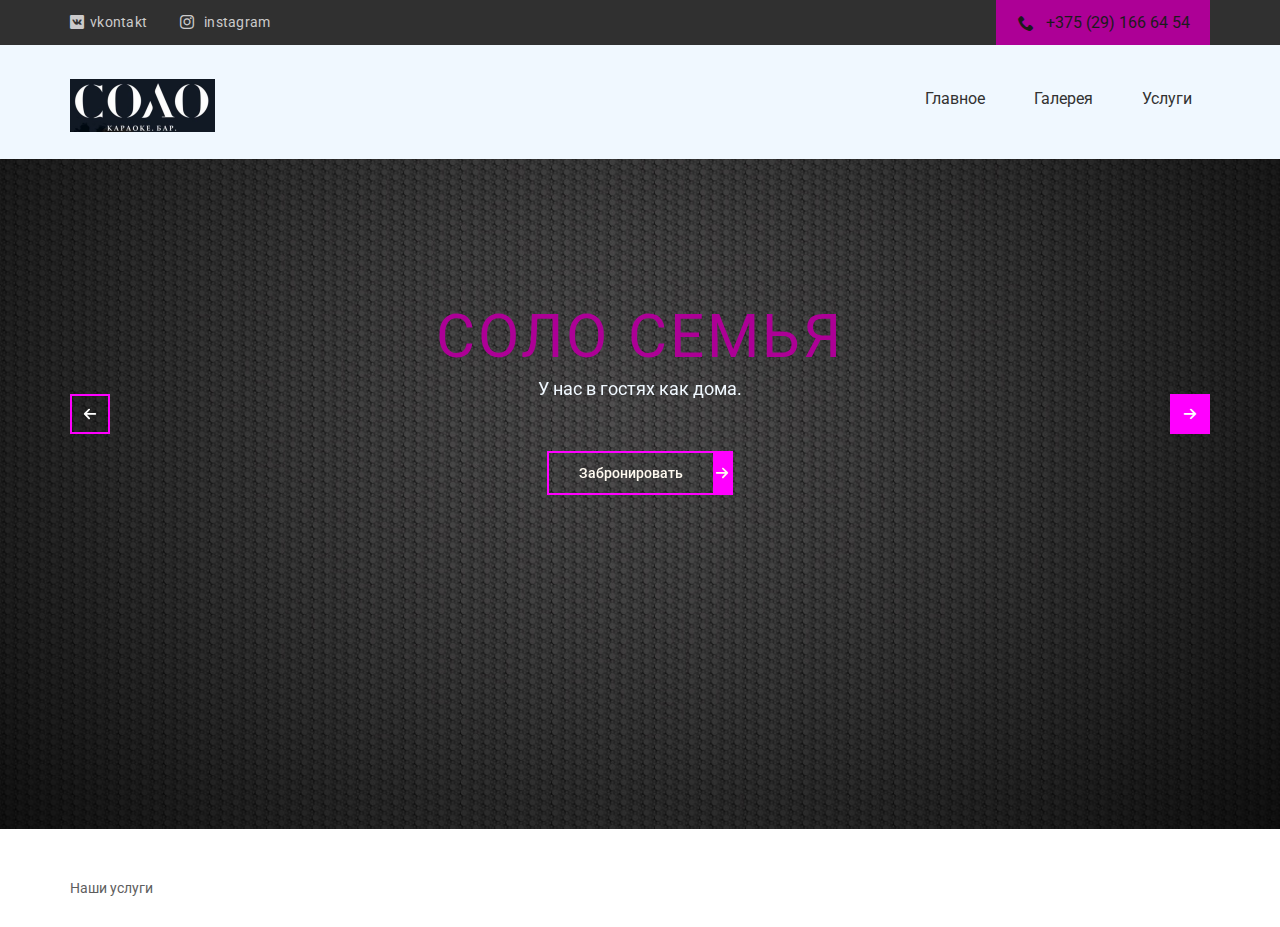
<file: sait/index.html>
<!DOCTYPE html>
<html lang="en">
<head>
    <meta charset="UTF-8">
    <meta name="viewport" content="width=device-width, initial-scale=1.0">
    <title>Document</title>
    <link href="https://fonts.googleapis.com/css2?family=Roboto:wght@300;400;700&display=swap" rel="stylesheet">
    <link rel="stylesheet" href="css/normalize.css">
    <link rel="stylesheet" href="css/reset.css">
    <link rel="stylesheet" href="css/fonts.css">
    <link rel="stylesheet" href="css/jquery.fancybox.min.css">
    <link rel="stylesheet" href="css/slick.css">
    <link rel="stylesheet" href="css/style.css">
</head>
<body>
    <header class="header">
        <div class="header__top">
            <div class="container">
                <div class="header__contacts">
                    <a class="header__vk" href="https://vk.com/solo_minsk">vkontakt</a>
                    <a class="header__inst" href="http://instagram.com/solo_minsk">instagram</a>
                    <a class="header__phone" href="tel:+375291666454">+375 (29) 166 64 54</a>
                    <a data-fancybox data-src="#modal" href="javascript:;" class="header__btn"></a>
                </div>
            </div>
        </div>
        <div class="header__content">
            <div class="container">
                <div class="header__contener-inner">
                    <div class="header__logo">
                        <a href="#">
                            <img src="img/logo.png" alt="">
                        </a>
                    </div>
                    <nav class="menu">
                        <ul>
                            <li><a href="#">Главное</a></li>
                            <li><a href="#">Галерея</a></li>
                            <li><a href="#">Услуги</a></li>
                        </ul>
                    </nav>
                </div>
            </div>
        </div>
    </header>
    <section class="slider">
        <div class="container">
            <div class="slider__inner">
                <div class="slider__item">
                    <div class="slider__item-content">
                        <div class="slider__title">
                            СОЛО СЕМЬЯ
                        </div>
                        <div class="slider__text">
                            У нас в гостях как дома.
                        </div>
                        <a data-fancybox data-src="#modal" href="javascript:;"class="slider__btn default-btn">
                            Забронировать
                        </a>
                    </div>
                </div>   
                <div class="slider__item">
                    <div class="slider__item-content">
                        <div class="slider__title">
                            СОЛО СЕМЬЯ
                        </div>
                        <div class="slider__text">
                            У нас в гостях как дома.
                        </div>
                        <a data-fancybox data-src="#modal" href="javascript:;"class="slider__btn default-btn">
                            Забронировать
                        </a>
                    </div>
                </div>
                <div class="slider__item">
                    <div class="slider__item-content">
                        <div class="slider__title">
                            СОЛО СЕМЬЯ
                        </div>
                        <div class="slider__text">
                            У нас в гостях как дома.
                        </div>
                        <a data-fancybox data-src="#modal" href="javascript:;"class="slider__btn default-btn">
                            Забронировать
                        </a>
                    </div>
                </div>   
            </div>   
        </div>
     </section>
     <section class="about">
         <div class="container">
             <div class="about__top">
                 <div class="about__title">
                     Наши услуги
                </div>
                <div class="about__text">

                </div>
             </div>
         </div>

     </section>


    <script src="https://ajax.googleapis.com/ajax/libs/jquery/3.5.1/jquery.min.js"></script>
    <script src="js/jquery.fancybox.min.js"></script>
    <script src="js/slick.min.js"></script>
    <script src="js/main.js"></script>

</body>

</html>
</file>
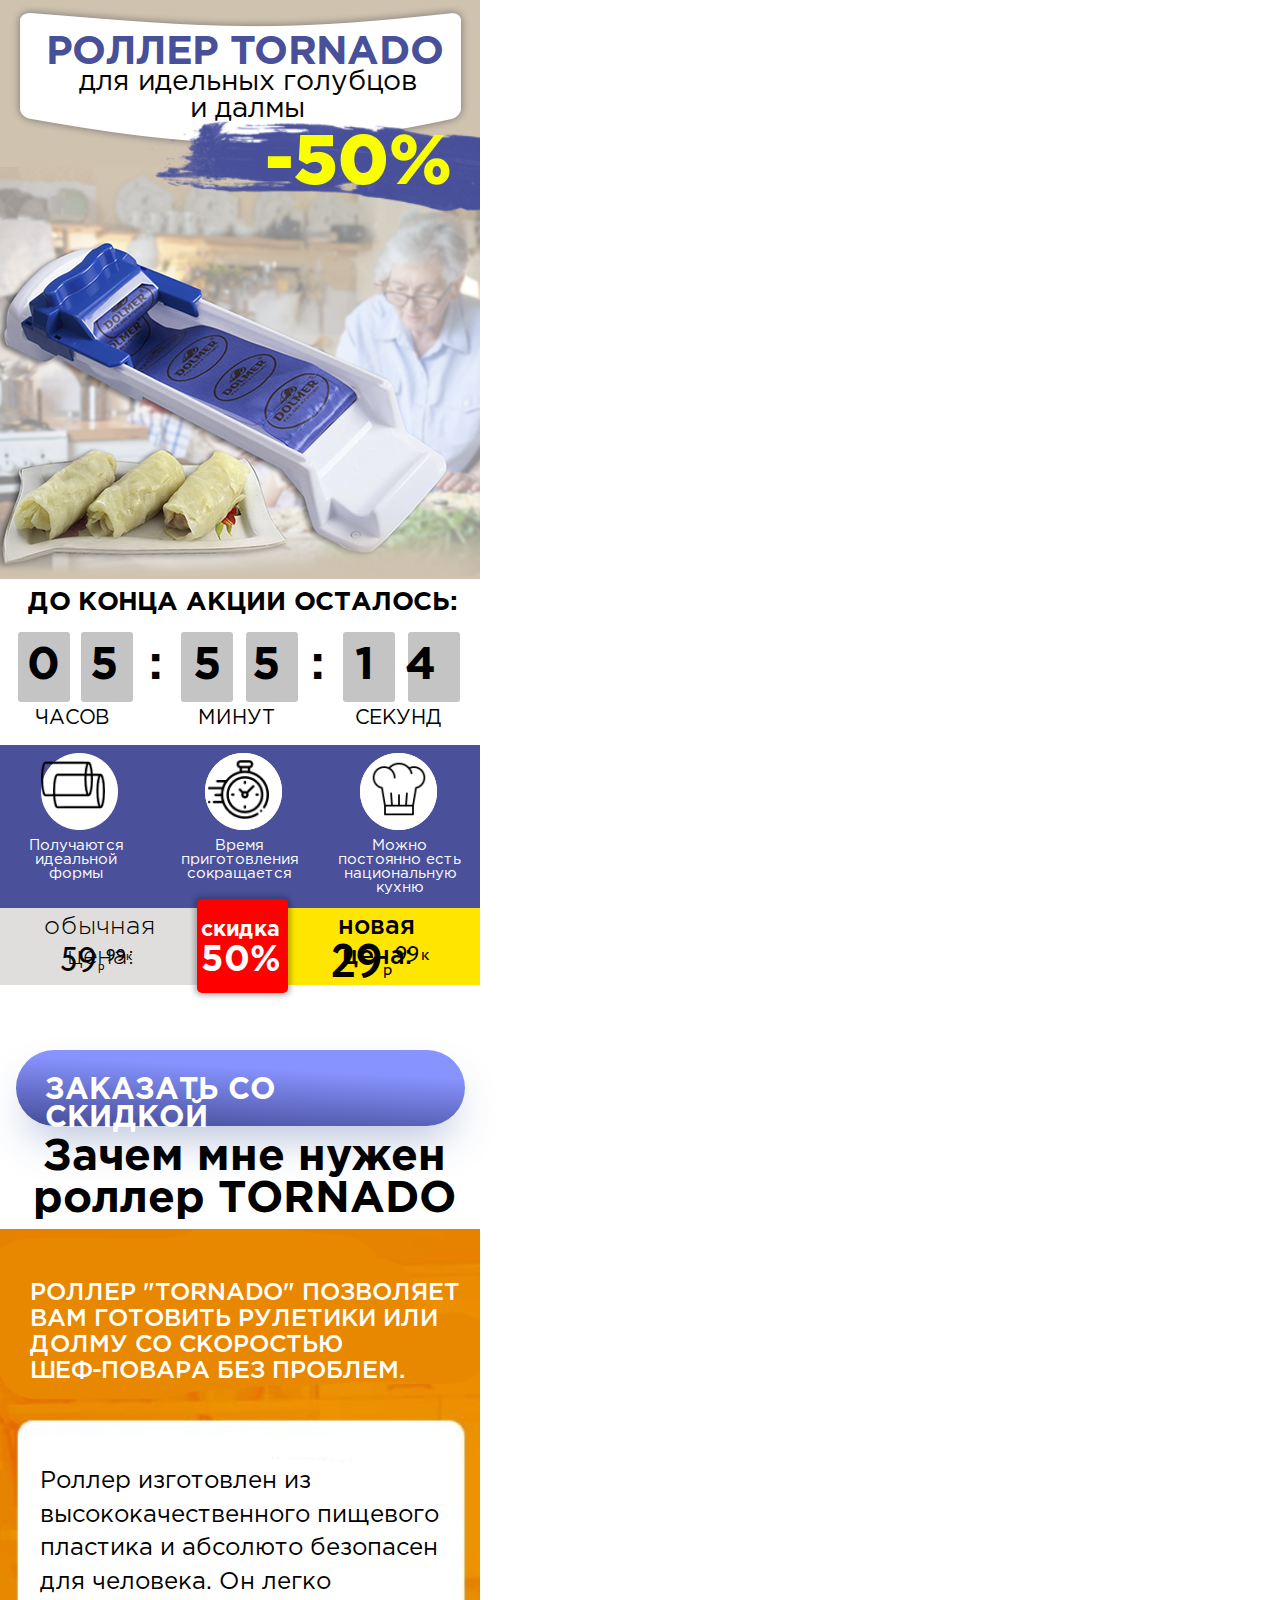
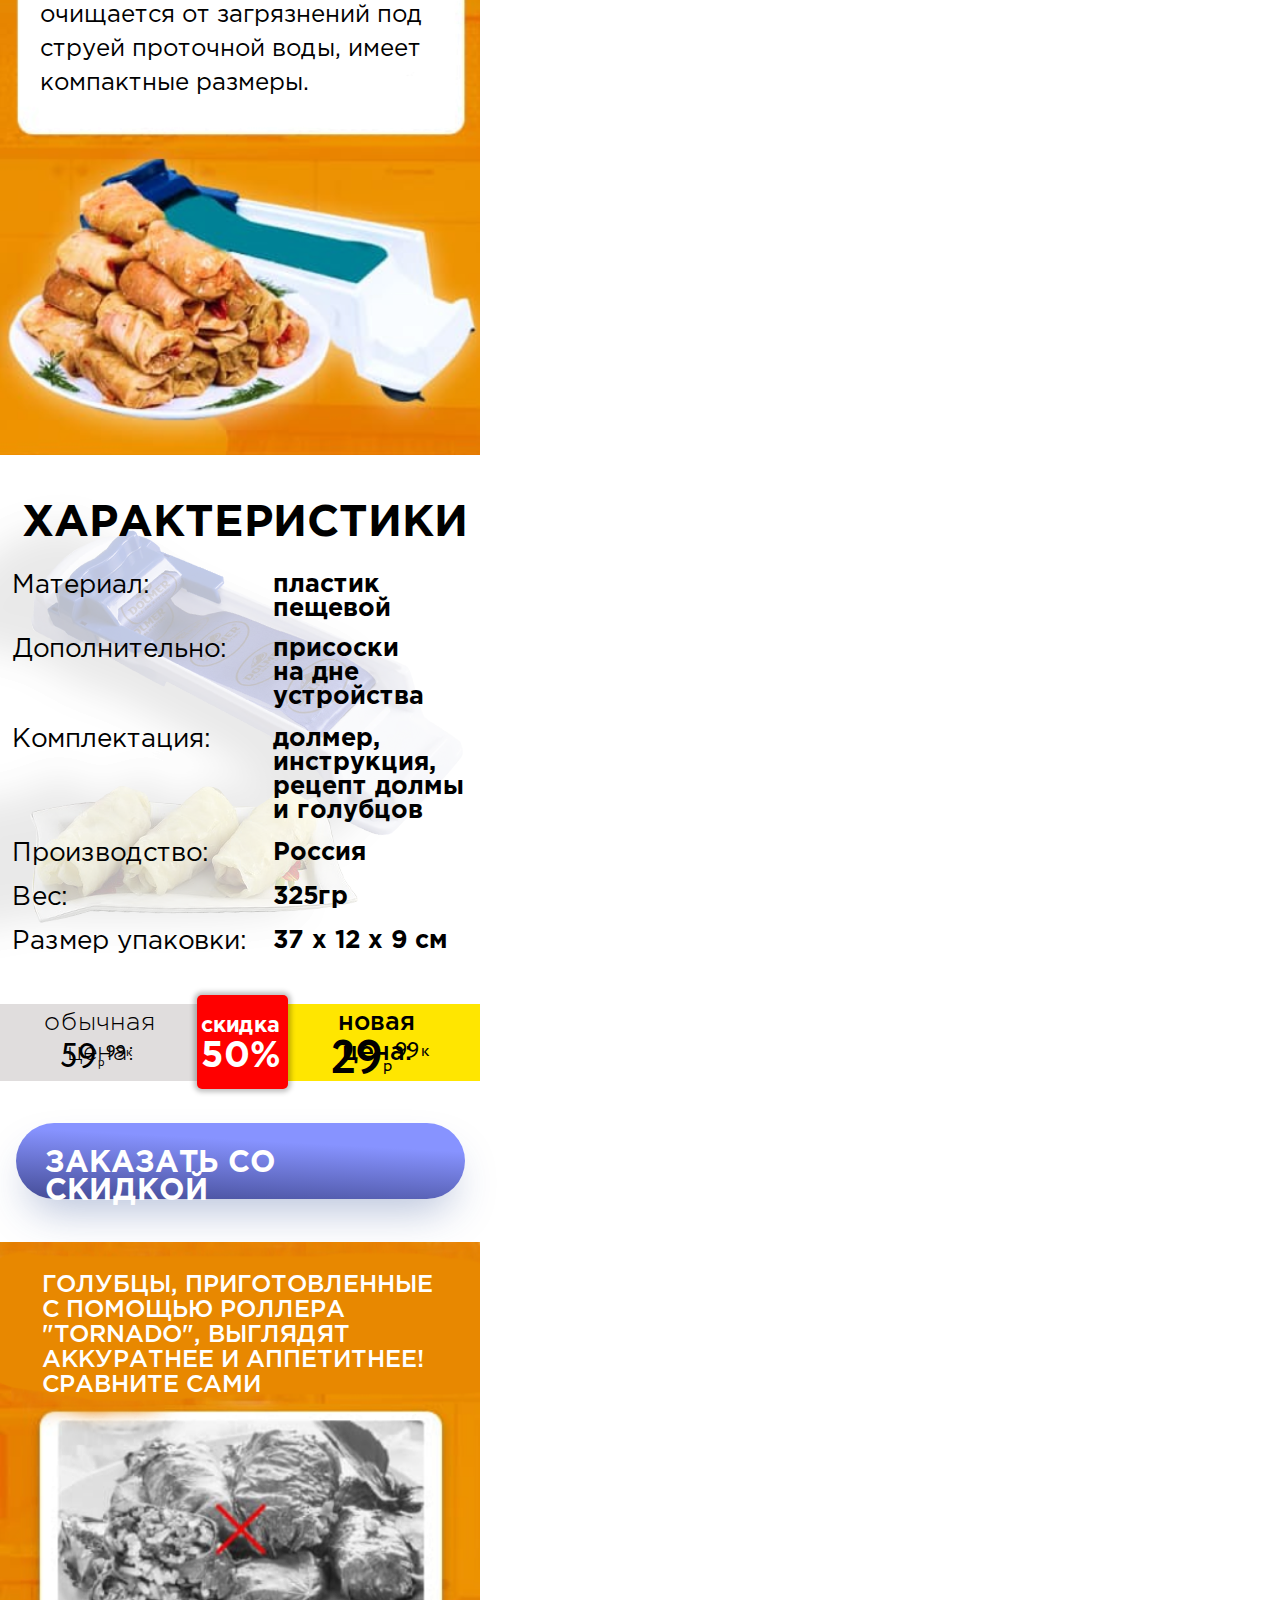
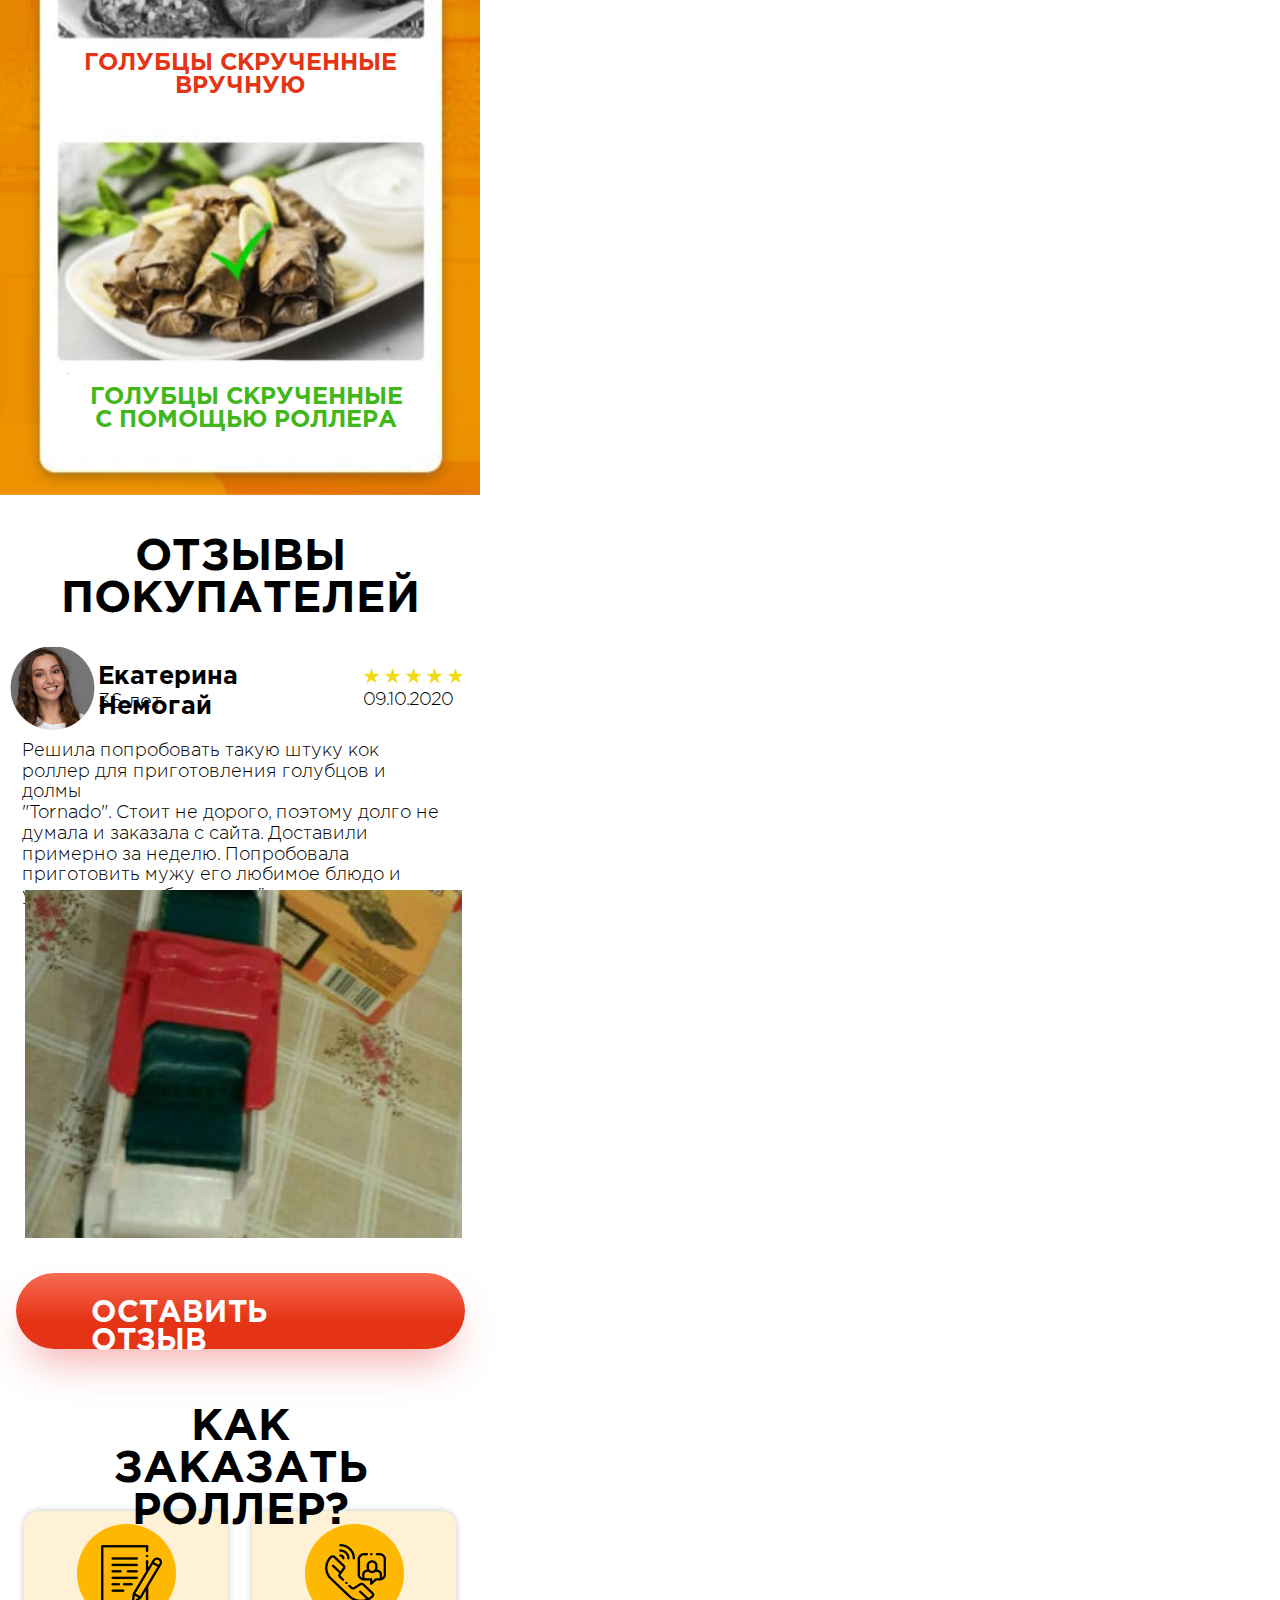
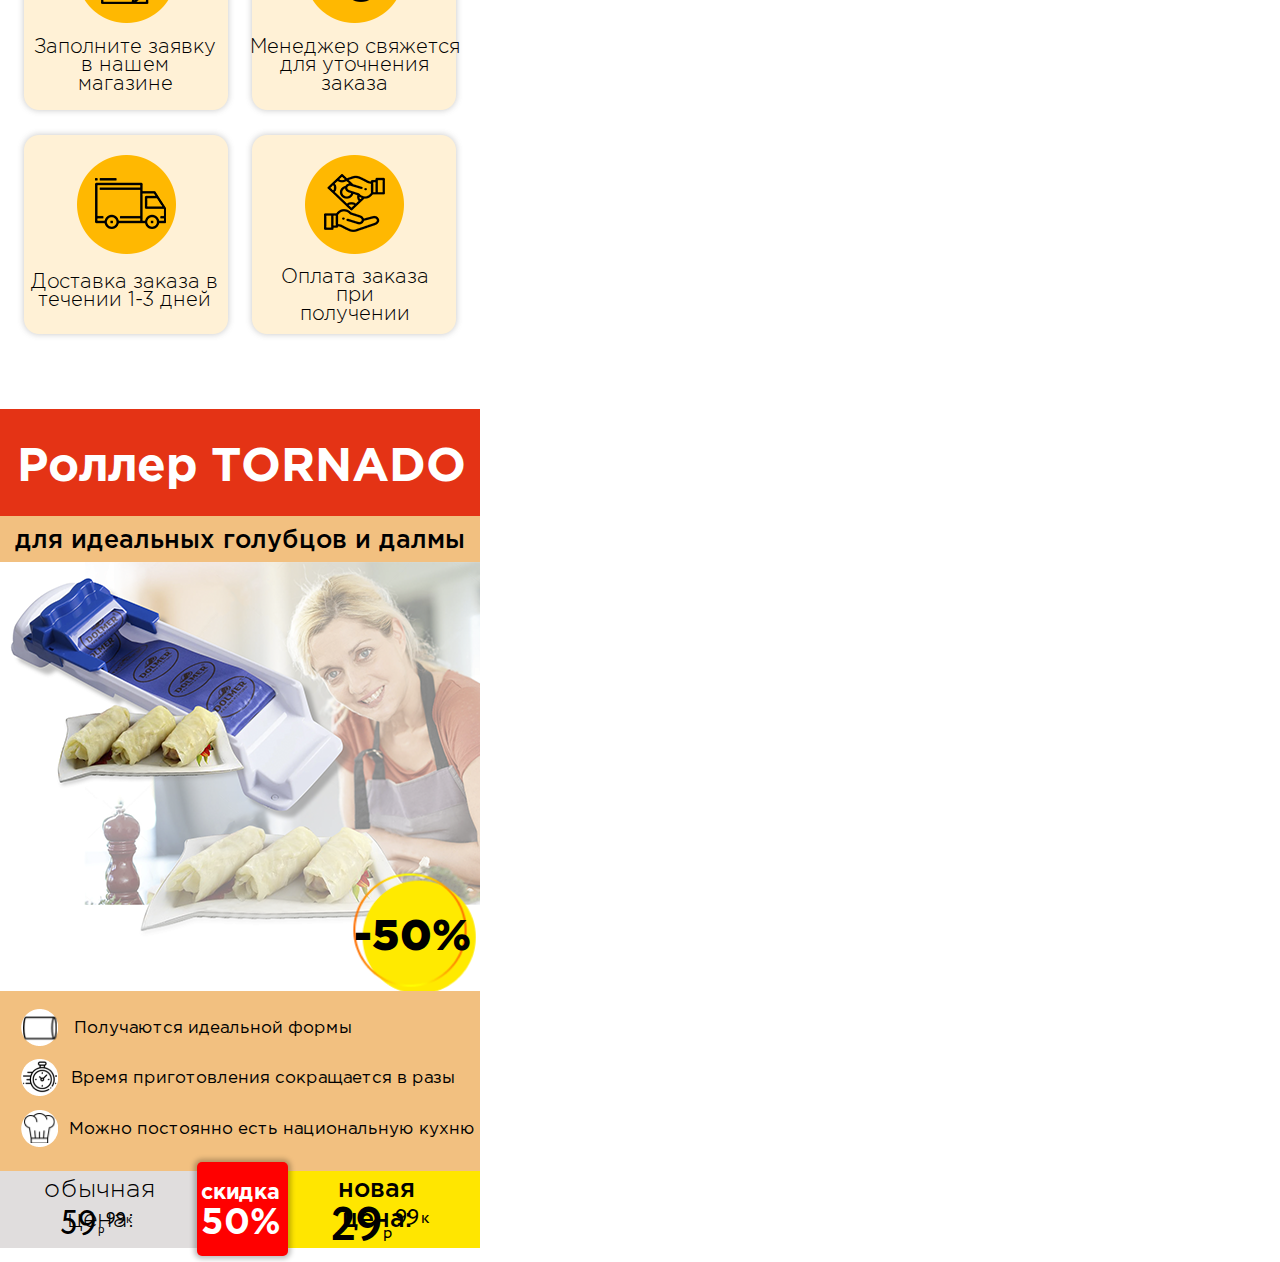
<file: web/web.html>
<!DOCTYPE html>
<html>

<head>

  <meta charset="UTF-8" />
  <meta name="viewport" content="width=480" />
  <title>Роллер Торнадо</title>
  <link rel="stylesheet" href="css/reset.css" />
  <link rel="stylesheet" href="../web/fonts/stylesheet.css">
  <link rel="stylesheet" href="../web/fonts/stylesheet2.css">
  <link rel="stylesheet" href="../web/css/style.css">

  <script type="text/javascript">
    function startTimer() {
      var my_timer = document.getElementById("my_timer");
      var time = my_timer.innerHTML;
      var arr = time.split(":");
      var h = arr[0];
      var m = arr[1];
      var s = arr[2];
      if (s == 0) {
        if (m == 0) {
          if (h == 0) {
            alert("Время вышло");
            window.location.reload();
            return;
          }
          h--;
          m = 60;
          if (h < 10) h = "0" + h;
        }
        m--;
        if (m < 10) m = "0" + m;
        s = 59;
      }
      else s--;
      if (s < 10) s = "0" + s;
      document.getElementById("my_timer").innerHTML = h+":"+m+":"+s;
      setTimeout(startTimer, 1000);
    }
  </script>

</head>

<body onload="startTimer()"
  <div class="wrap">
    <header>
      <div class="header__top">
        <div class="header__title">
          <h1>Роллер TORNADO</h1>
        </div>
        <div class="header__text">
          <h2>для идельных голубцов и далмы</h2>
        </div>
        <div class="header_discout_box">
          <img src="../web/img/50.png" />
        </div>
      </div>
        <div class="time__end">
        <div class="timer__out">
          <p><span id="my_timer">05:55:15</span></p>
        </div>
          <div class="time__end__clock">
            <h2>До конца акции осталось:</h2>
              <div class="time__icon">
                <div class="time__icon1">
              </div>
              <div class="time__icon2">
              </div>
              <div class="time__icon3">
              </div>
              <div class="time__icon4">
              </div>
              <div class="time__icon5">
              </div>
              <div class="time__icon6">
              </div>
              <div class="text__icon1">
                <p>часов</p>
              </div>
              <div class="text__icon2">
                <p>минут</p>
              </div>
              <div class="text__icon3">
                <p>секунд</p>
              </div>
            </div>
          </div>
        </div>
      </div>
      <div class="header__bay">
        <div class="ellipse1"> 
          <img src="/web/img/001-cylinder.png" alt="">       
        </div>
        <div class="ellipse2">
          <img src="/web/img/01.png" alt="">          
        </div>
        <div class="ellipse3">
          <img src="/web/img/01.png" alt="">          
        </div>
        <div class="elli__img1">          
        </div>
        <div class="elli__img2">          
        </div>
        <div class="elli__img3">          
        </div>
        <div class="elli__text1">
          <p>Получаются идеальной формы</p>
        </div>
        <div class="elli__text2">
          <p>Время приготовления сокращается</p>
        </div>
        <div class="elli__text3">
          <p>Можно постоянно есть национальную кухню</p>
        </div>
      </div>
      <div class="prise__only">
        <div class="prise__buy">
          <h1>обычная цена:</h1>
          <h2>59</h2>
          <div class="prise__buy_99">
            <p>99</p>
          </div>
          <div class="prise__buy_p">
            <p>р</p>
          </div>
          <div class="prise__buy_k">
            <p>к</p>
          </div>
        </div>
        <div class="prise__new">
          <h2>новая цена:</h2>
          <p>29</p>
          <div class="prise__new__p">
            <h1>р</h1>
          </div>
          <div class="prise__new_99">
            <h1>99</h1>   
          </div>
          <div class="prise__new_k">
            <h1>к</h1>   
          </div>
        </div>
        <div class="discount">
          <h1>скидка</h1>
          <p>50%</p>
        </div>
        <div class="buy__discount">
          <h1>заказать со скидкой</h1> 
        </div>
      </div>
      <div class="title__why">
        <h1>Зачем мне нужен роллер TORNADO</h1>
      </div>
    </header>
    <middle>
      <div class="middle__top">
        <h1>роллер "TORNADO" позволяет <br>
            вам готовить рулетики или <br>
            дoлму со скоростью <br>
            шеф-повaра без проблем.
        </h1>
        <p>Роллер изготовлен из <br>
           высококачественного пищевого <br>
           пластика и абсолюто безопасен <br>
           для человека. Он легко <br>
           очищается от загрязнений под <br>
           струей проточной воды, имеет <br>
           компактные размеры.
        </p>
      </div>
      <div class="middle__options">
        <h1>характеристики</h1>
        <div class="strok__1">
          <p>Материал:</p>
        </div>
        <div class="strok__2">
          <p>Дополнительно:</p>
        </div>
        <div class="strok__3">
          <p>Комплектация:</p>
        </div>
        <div class="strok__4">
          <p>Производство:</p>
        </div>
        <div class="strok__5">
          <p>Вес:</p>
        </div>
        <div class="strok__6">
          <p>Размер упаковки:</p>
        </div>
        <div class="strok__1_2">
          <h2>пластик <br> пещевой</h2>
        </div>
        <div class="strok__2_2">
          <h2>присоски <br> на дне <br> устройства</h2>
        </div>
        <div class="strok__3_2">
          <h2>долмер, <br> инструкция, <br> рецепт долмы <br> и голубцов</h2>
        </div>
        <div class="strok__4_2">
          <h2>Россия</h2>
        </div>
        <div class="strok__5_2">
          <h2>325гр</h2>
        </div>
        <div class="strok__6_2">
          <h2>37 х 12 х 9 см</h2>
        </div>
      </div>
      <div class="prise__only_2">
        <div class="prise__buy_2">
          <h1>обычная цена:</h1>
          <h2>59</h2>
          <div class="prise__buy_99_2">
            <p>99</p>
          </div>
          <div class="prise__buy_p_2">
            <p>р</p>
          </div>
          <div class="prise__buy_k_2">
            <p>к</p>
          </div>
        </div>
        <div class="prise__new_2">
          <h2>новая цена:</h2>
          <p>29</p>
          <div class="prise__new__p_2">
            <h1>р</h1>
          </div>
          <div class="prise__new_99_2">
            <h1>99</h1>   
          </div>
          <div class="prise__new_k_2">
            <h1>к</h1>   
          </div>
        </div>
        <div class="discount_2">
          <h1>скидка</h1>
          <p>50%</p>
        </div>
        <div class="buy__discount_2">
          <h1>заказать со скидкой</h1> 
        </div>
      </div>
      <div class="middle__info">
        <h1>голубцы, приготовленные <br>
            с помощью роллера <br>
            "TORNADO", выглядят <br>
            аккуратнее и аппетитнее! <br>
            сравните сами</h1>
        <h2>голубцы скрученные <br>
            вручную</h2>
        <h3>голубцы скрученные<br>
            с помощью роллера
        </h3>
      </div>
      <div class="fitback__fon">
      </div>
      <div class="middle__fitback">
        <h1>отзывы <br>
          покупателей
        </h1>
        <h2>Екатерина Немогай</h2>
        <p>36 лет</p>
        <div class="middle__comment">
            <h3>Решила попробовать такую штуку кок <br>
            роллер для приготовления голубцов и долмы <br>
            "Tornado". Стоит не дорого, поэтому долго не <br>
            думала и заказала с сайта. Доставили <br>
            примерно за неделю. Попробовала <br>
            приготовить мужу его любимое блюдо и <br>
            удивилась, как быстро всё получилось.
          </h3>
        </div>
        <div class="middle__star1">
        </div>
        <div class="middle__star2">
        </div>
        <div class="middle__star3">
        </div>
        <div class="middle__star4">
        </div>
        <div class="middle__star5">
        </div>
      </div>
      <div class="middle__data">
        <p>09.10.2020</p>
      </div>
      <div class="middle__photo">        
      </div>
      <div class="middle__comment__img">
      </div>
      <div class="middle__tiket">
        <h1>оставить отзыв</h1>
      </div>
    </middle>
    <backyard>
      <div class="to_order">
        <h1>как заказать роллер?</h1>
      </div>
      <div class="to_order_fon">
        <h1>Заполните заявку в нашем магазине</h1>
        <h2>Менеджер свяжется для уточнения заказа</h2>
        <h3>Доставка заказа в течении 1-3 дней</h3>
        <h4>Оплата заказа при получении</h4>
      </div>
      <div class="final__fantasy">
        <h1>Роллер TORNADO</h1>
        <h2>для идеальных голубцов и далмы</h2>
        <div class="final__discount">
          <h1>-50%</h1>
        </div>
      </div>
      <div class="to_order__block">
        <div class="order__block__text1">
          <p>Получаются идеальной формы</p>
        </div>
        <div class="order__block__text2">
          <p>Время приготовления сокращается в разы</p>
        </div>
        <div class="order__block__text3">
          <p>Можно постоянно есть национальную кухню</p>
        </div>
        <div class="order__block__img1">
        </div>
        <div class="order__block__img2">
        </div>
        <div class="order__block__img3">
        </div>
        <div class="order__img1">
        </div>
        <div class="order__img2">
        </div>
        <div class="order__img3">
        </div>
      </div>
      <div class="prise__only_3">
        <div class="prise__buy_3">
          <h1>обычная цена:</h1>
          <h2>59</h2>
          <div class="prise__buy_99_3">
            <p>99</p>
          </div>
          <div class="prise__buy_p_3">
            <p>р</p>
          </div>
          <div class="prise__buy_k_3">
            <p>к</p>
          </div>
        </div>
        <div class="prise__new_3">
          <h2>новая цена:</h2>
          <p>29</p>
          <div class="prise__new__p_3">
            <h1>р</h1>
          </div>
          <div class="prise__new_99_3">
            <h1>99</h1>   
          </div>
          <div class="prise__new_k_3">
            <h1>к</h1>   
          </div>
        </div>
        <div class="discount_3">
          <h1>скидка</h1>
          <p>50%</p>
        </div>
      </div>
    </backyard>
  </div>
</body>

</html>
</file>
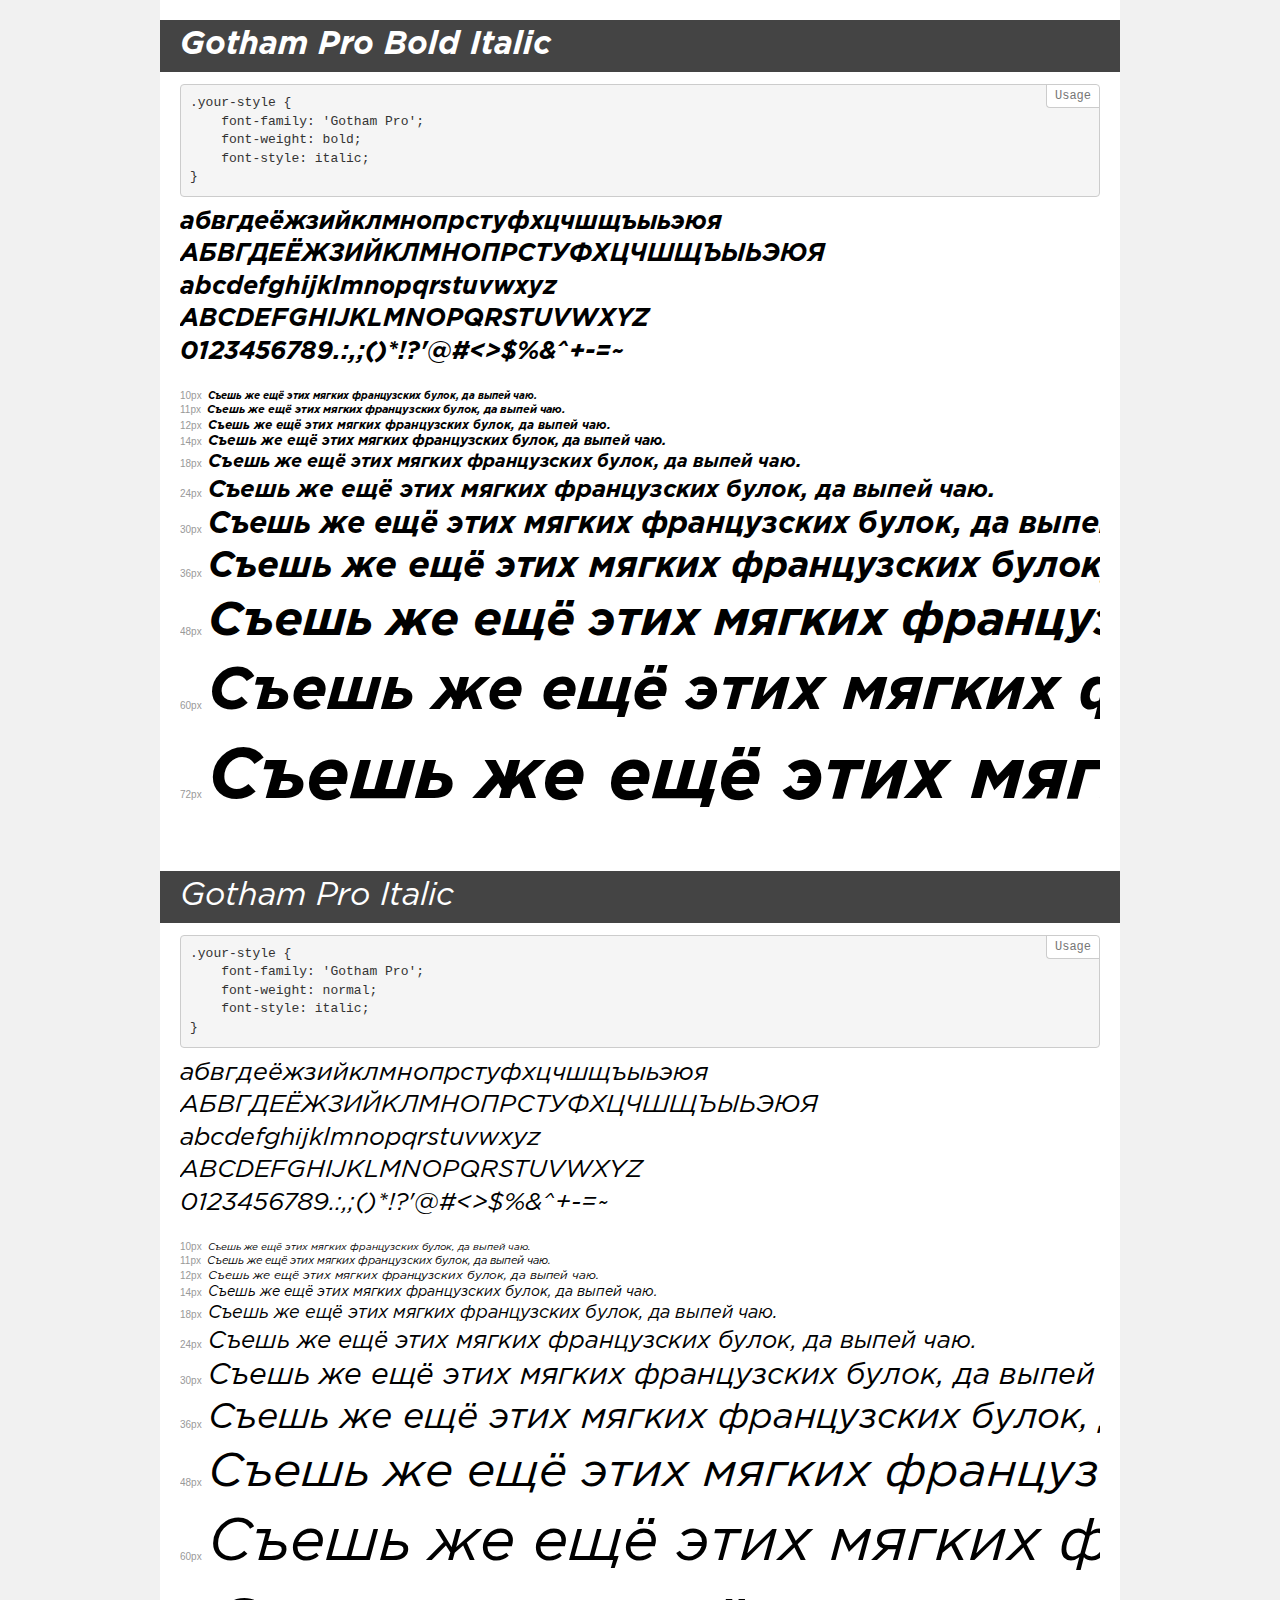
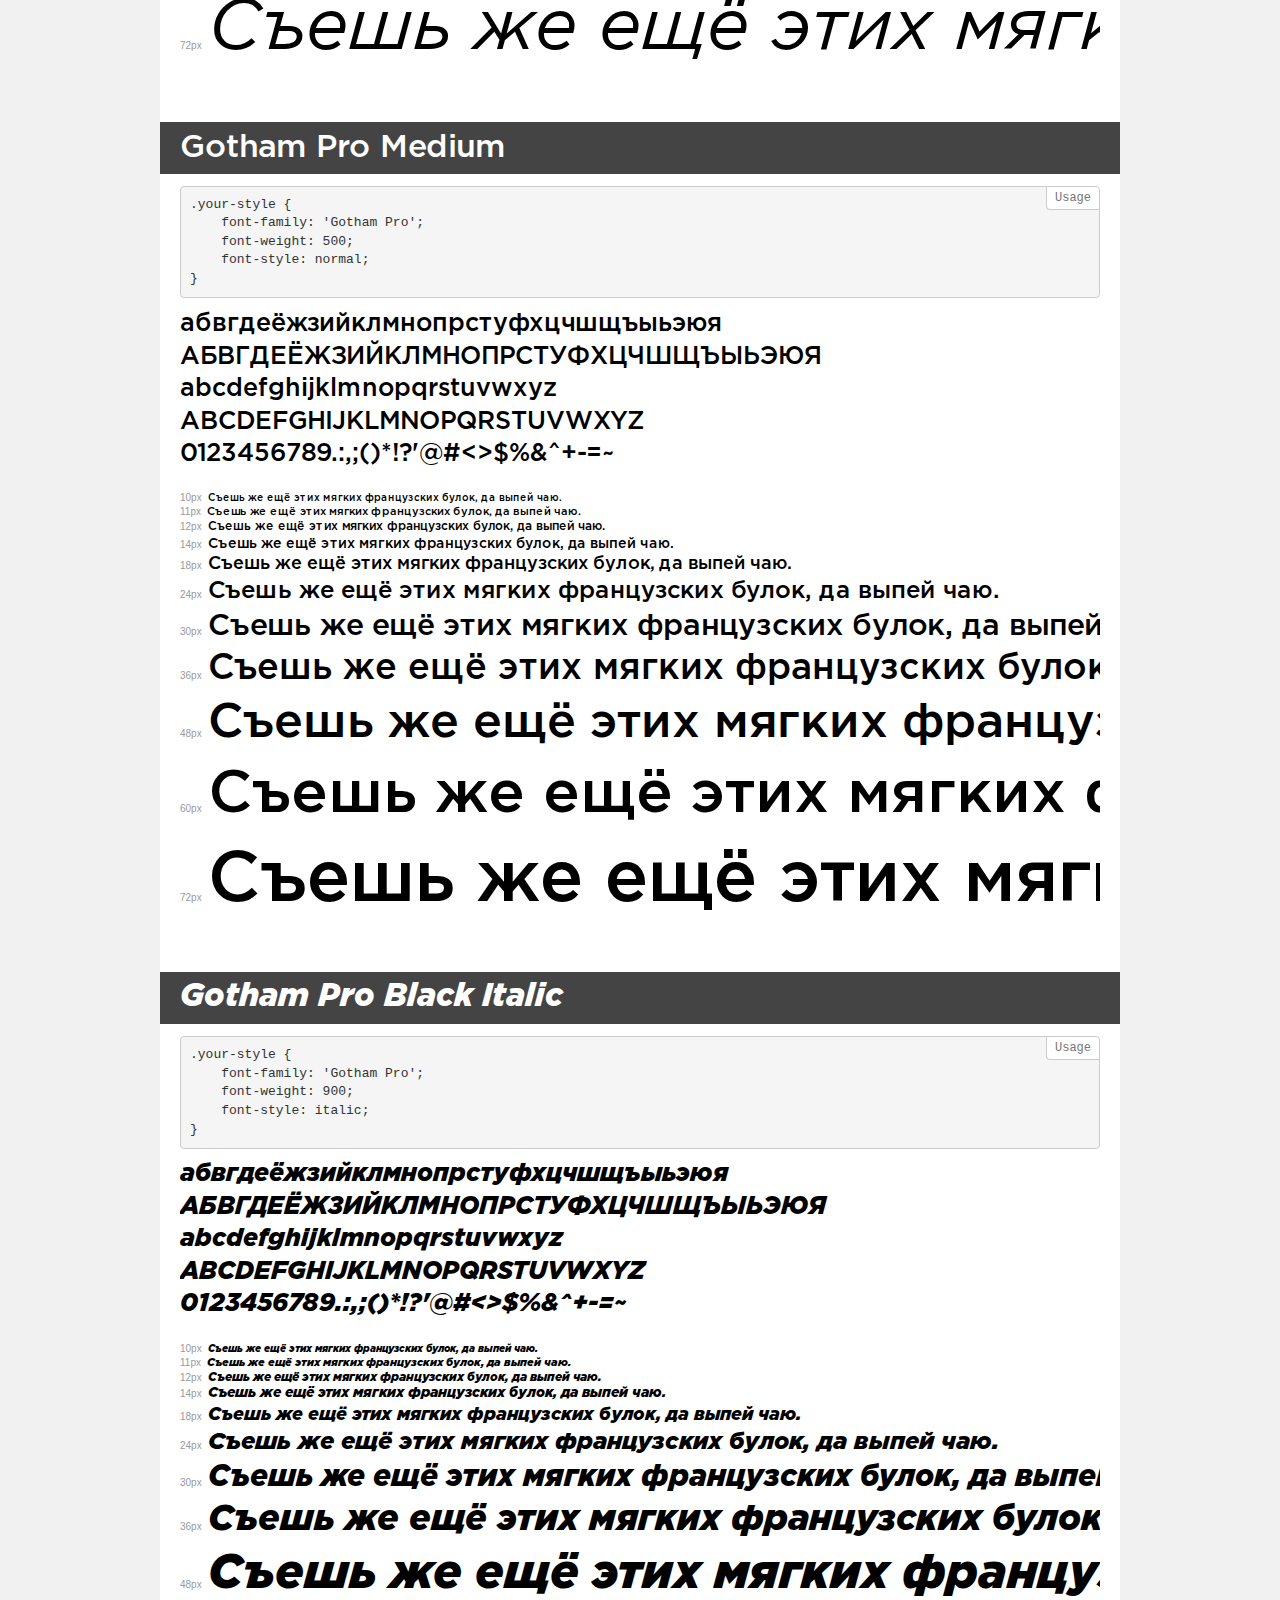
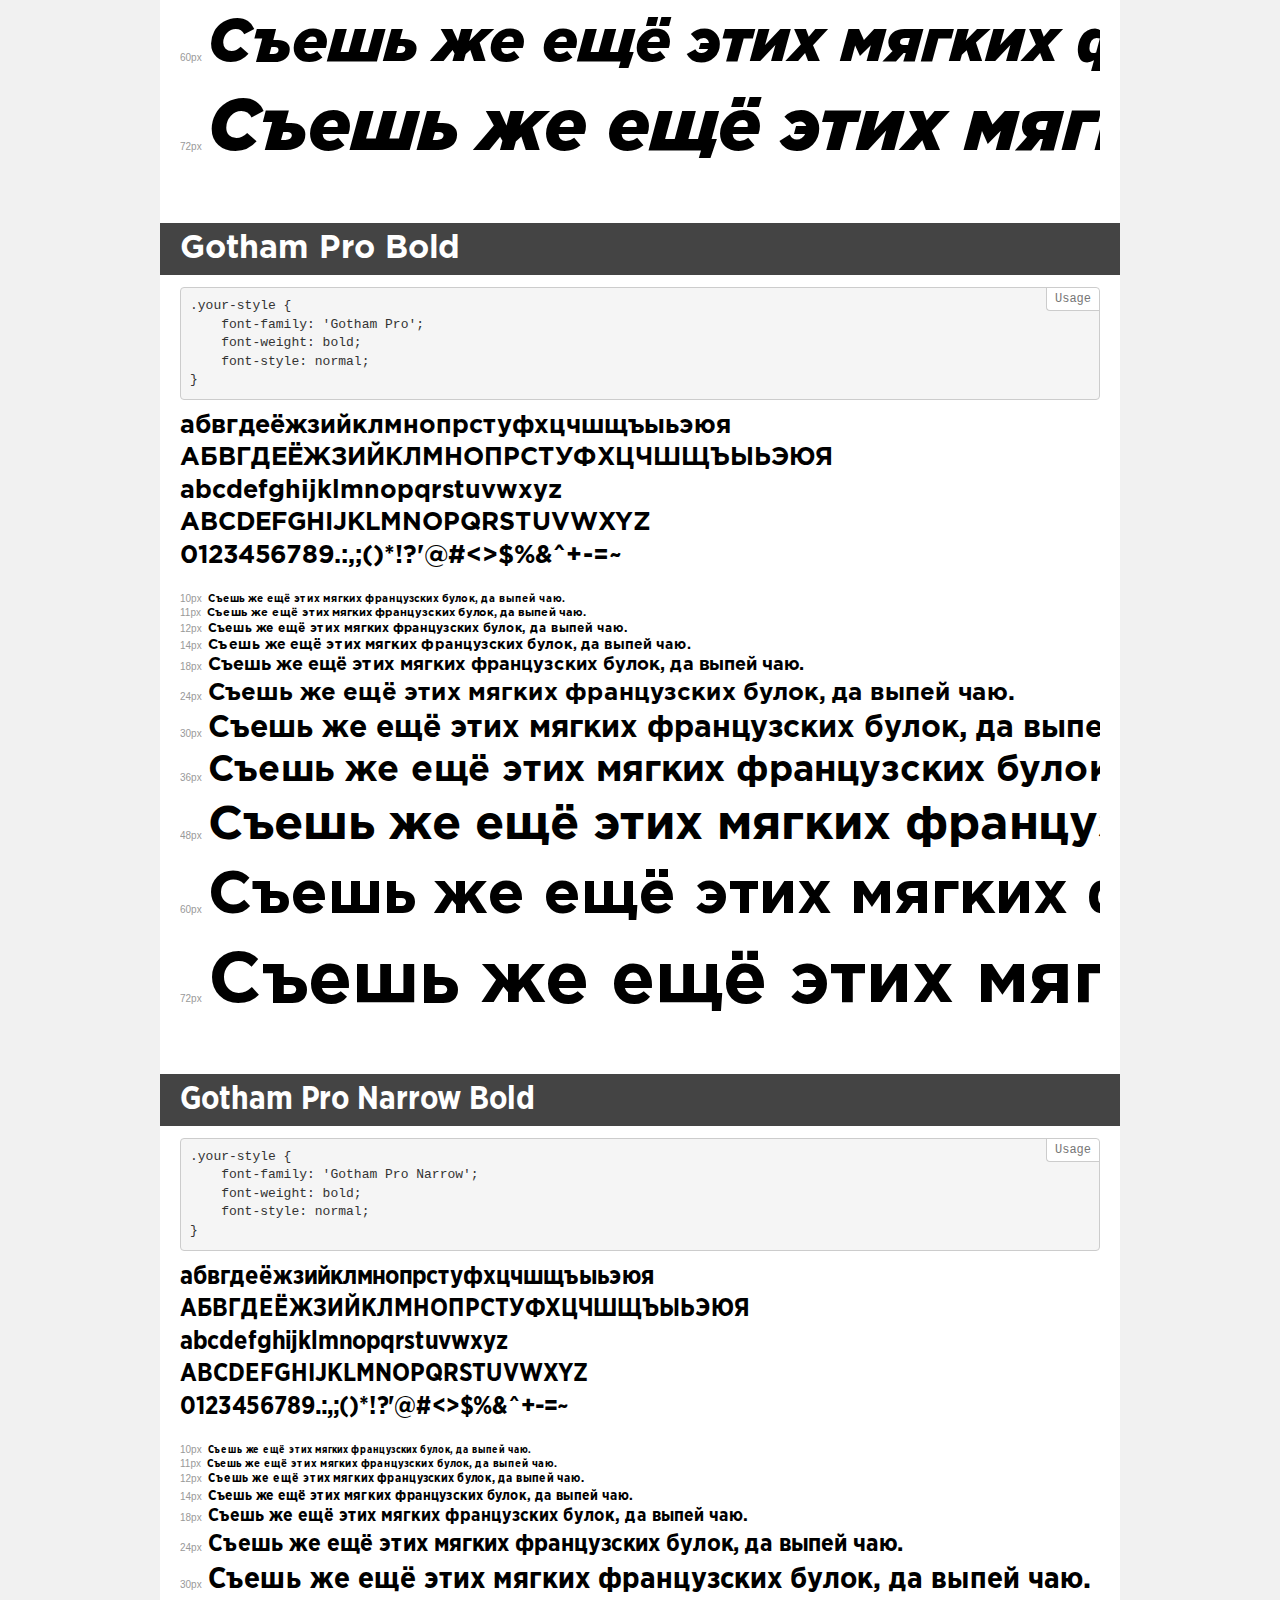
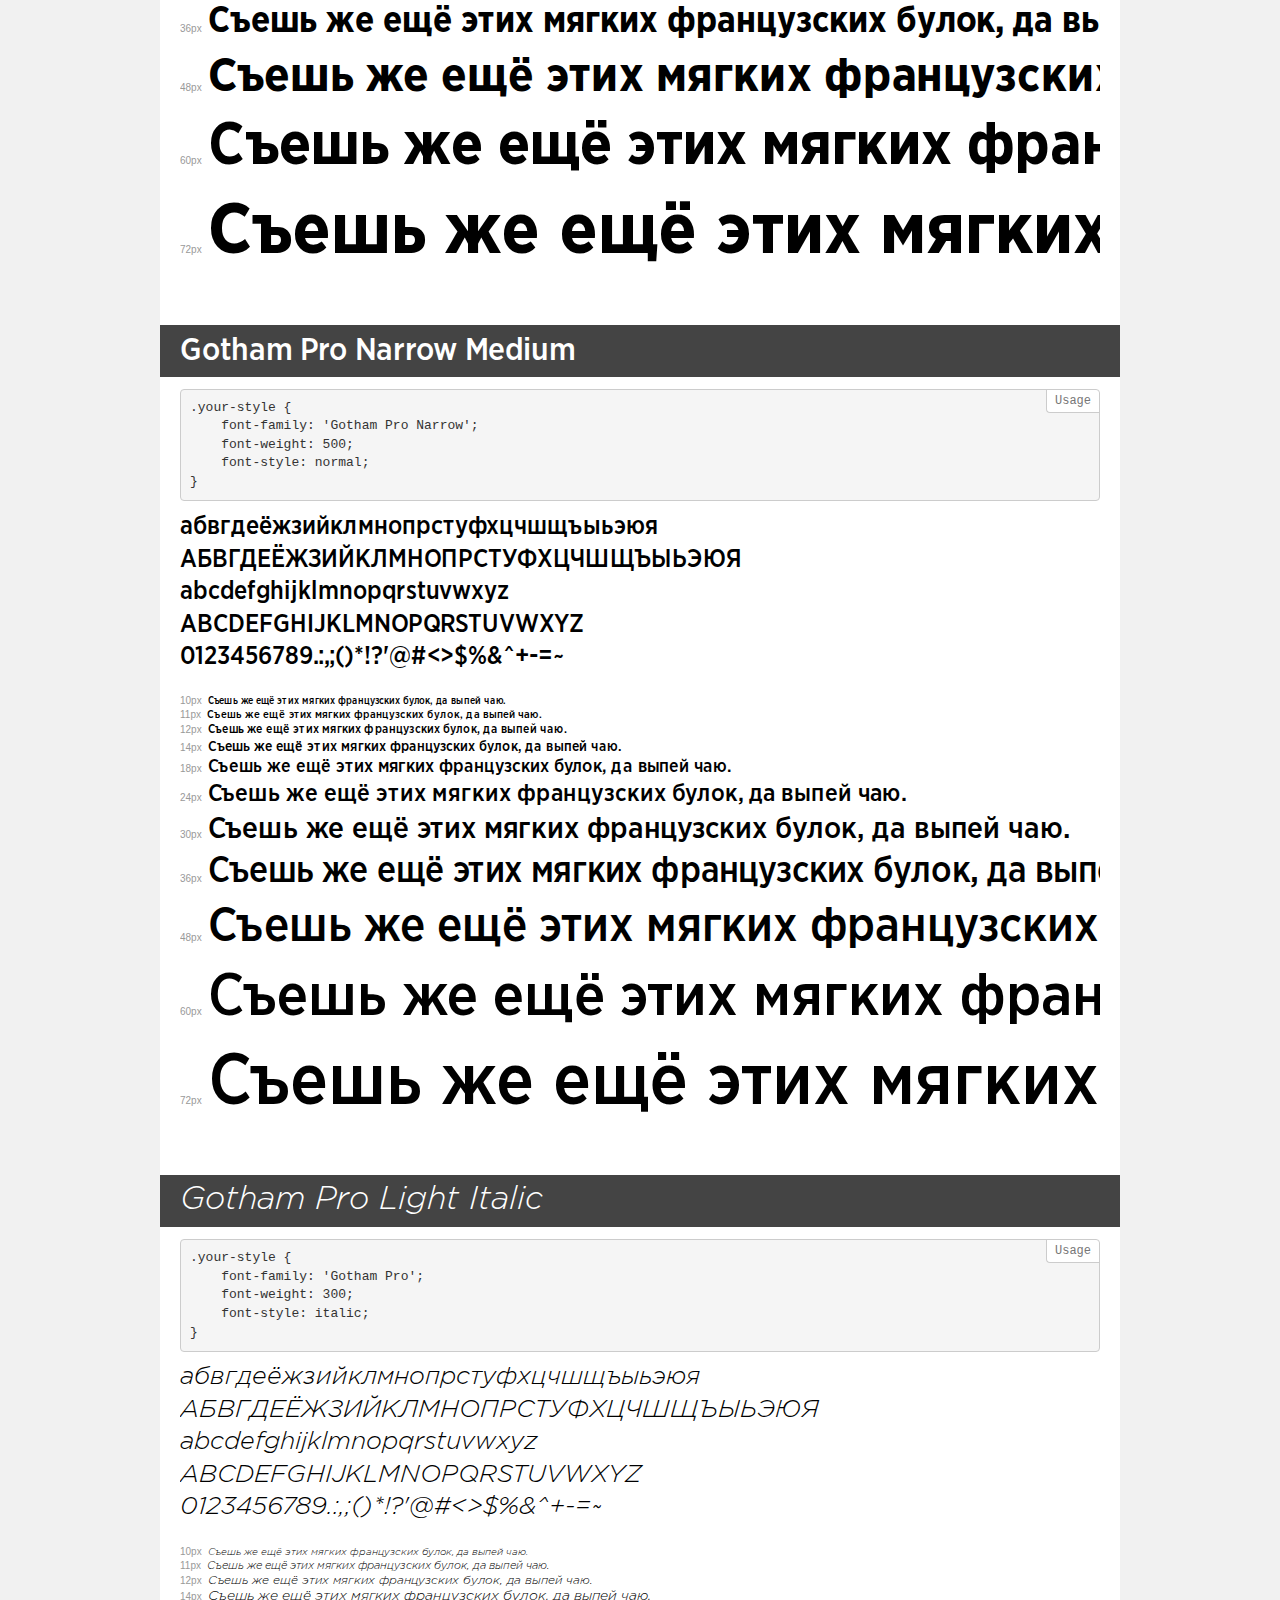
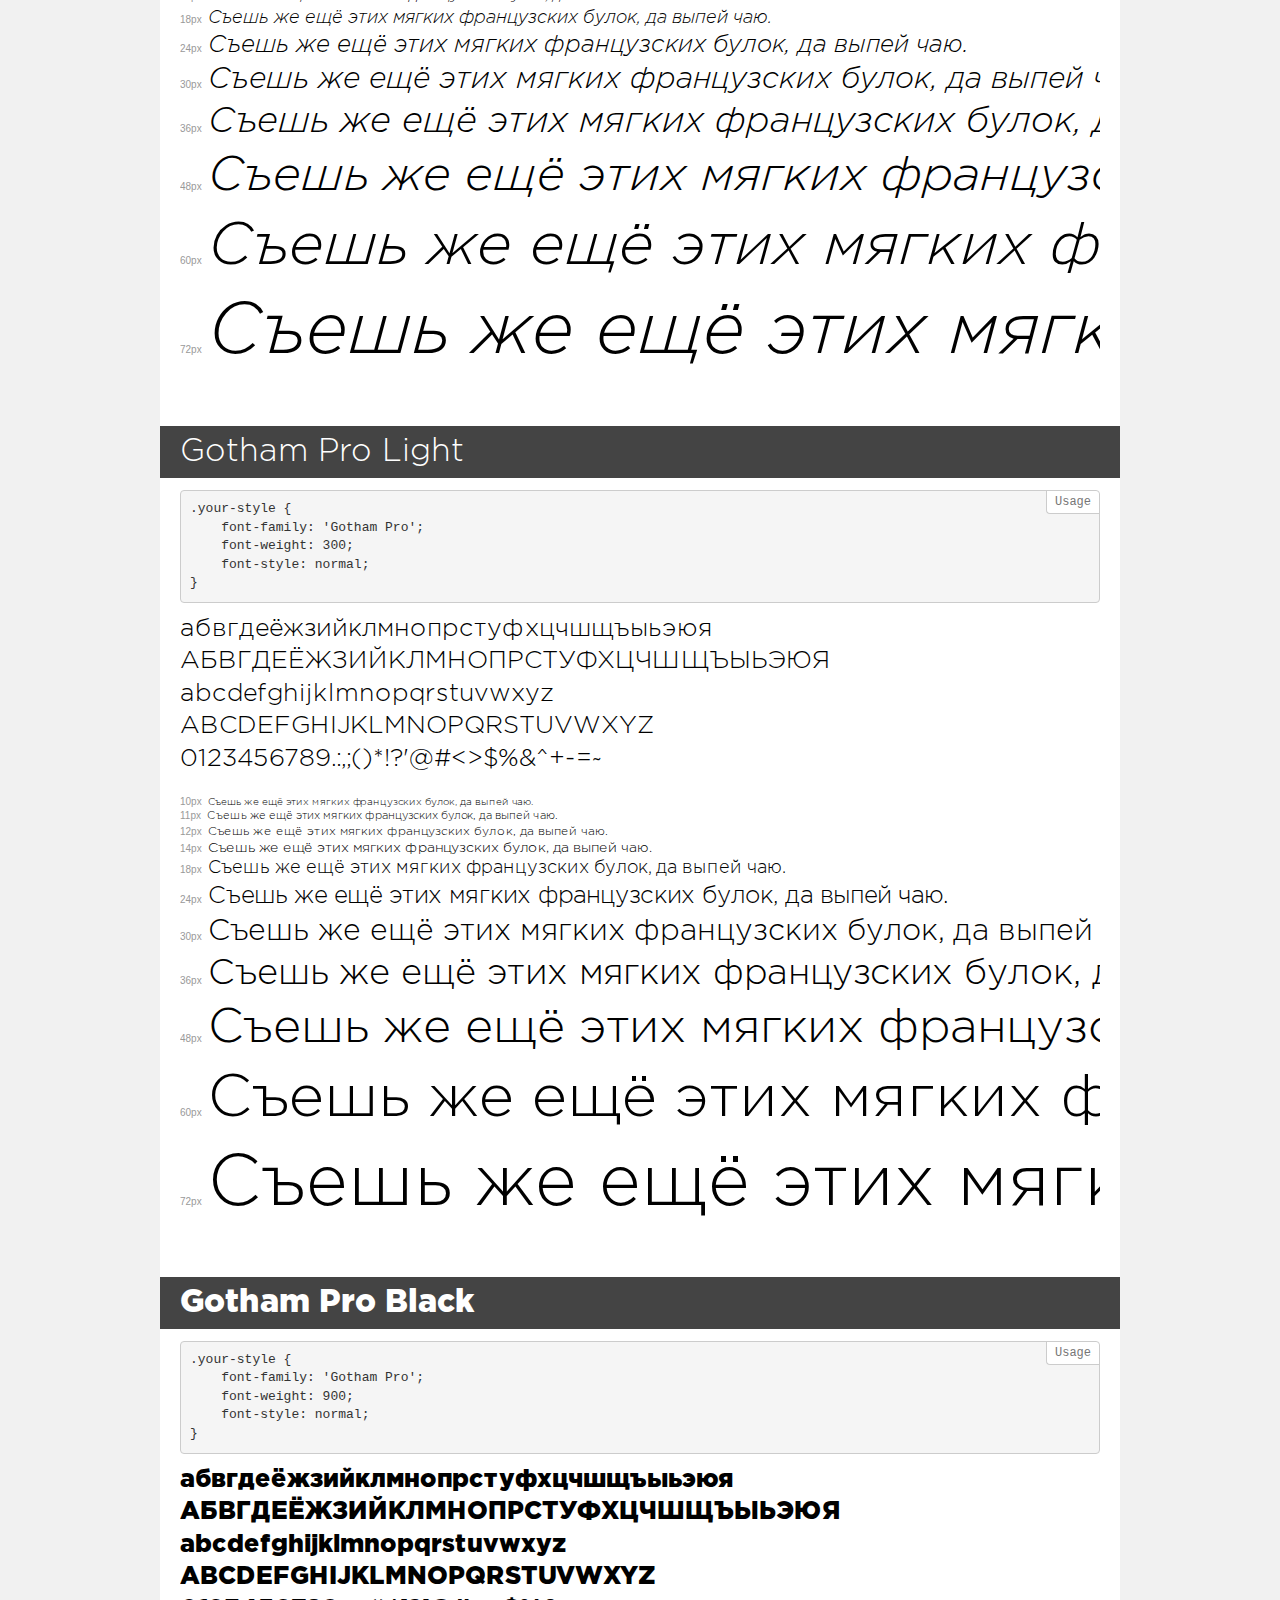
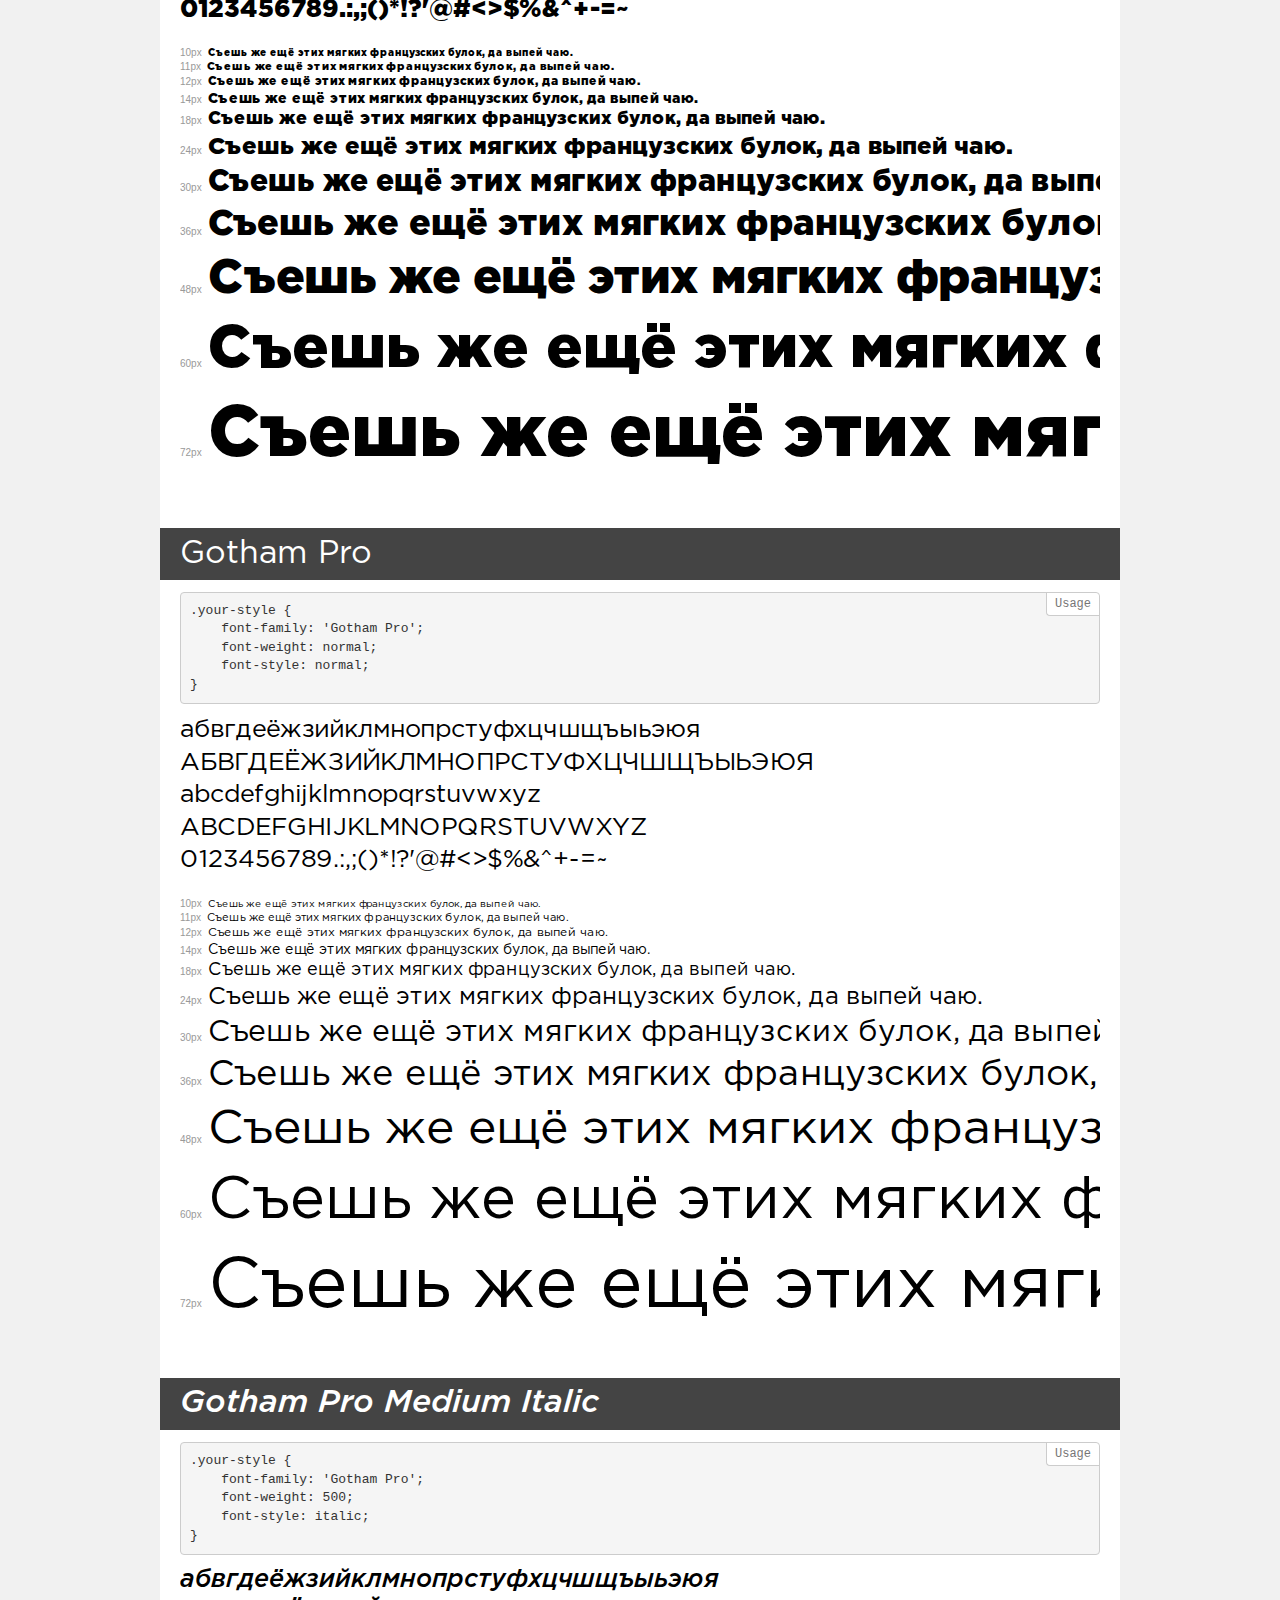
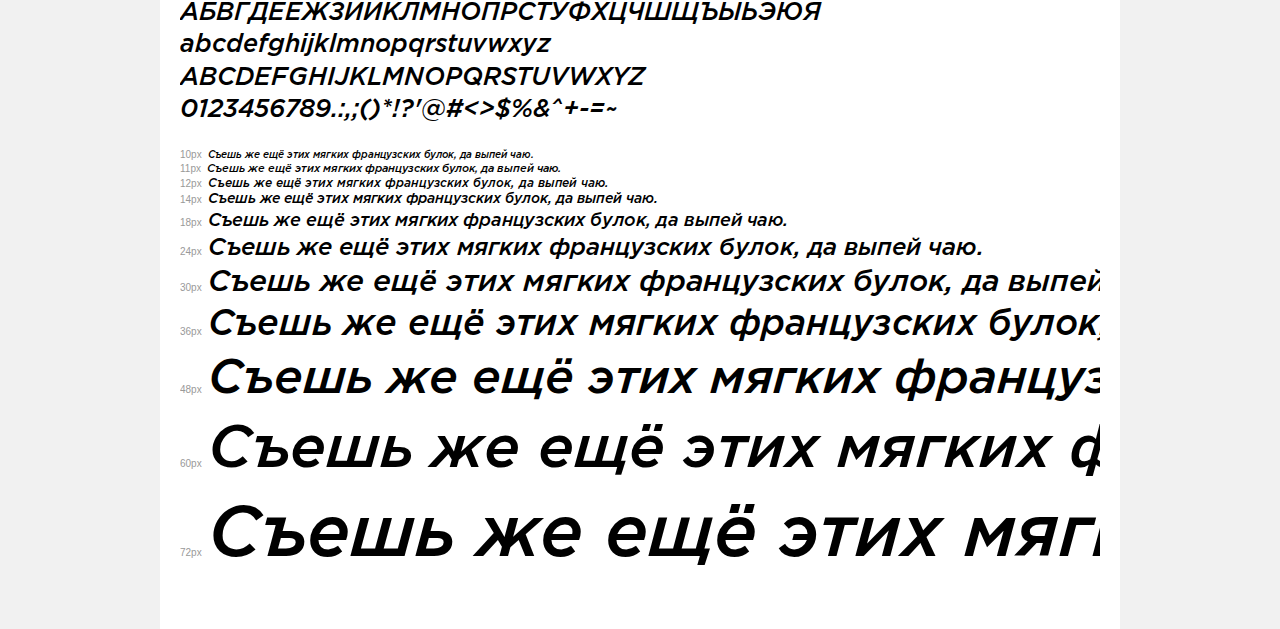
<file: web/fonts/demo.html>
<!DOCTYPE html>
<html>
<head>
	<meta charset="utf-8">
	<meta http-equiv="X-UA-Compatible" content="IE=edge">
	<meta name="viewport" content="width=device-width, initial-scale=1">
	<meta name="robots" content="noindex, noarchive">
	<title>Transfonter demo</title>
	<link href="stylesheet.css" rel="stylesheet">
	<style>
		/*
		http://meyerweb.com/eric/tools/css/reset/
		v2.0 | 20110126
		License: none (public domain)
		*/
		html, body, div, span, applet, object, iframe,
		h1, h2, h3, h4, h5, h6, p, blockquote, pre,
		a, abbr, acronym, address, big, cite, code,
		del, dfn, em, img, ins, kbd, q, s, samp,
		small, strike, strong, sub, sup, tt, var,
		b, u, i, center,
		dl, dt, dd, ol, ul, li,
		fieldset, form, label, legend,
		table, caption, tbody, tfoot, thead, tr, th, td,
		article, aside, canvas, details, embed,
		figure, figcaption, footer, header, hgroup,
		menu, nav, output, ruby, section, summary,
		time, mark, audio, video {
			margin: 0;
			padding: 0;
			border: 0;
			font-size: 100%;
			font: inherit;
			vertical-align: baseline;
		}
		/* HTML5 display-role reset for older browsers */
		article, aside, details, figcaption, figure,
		footer, header, hgroup, menu, nav, section {
			display: block;
		}
		body {
			line-height: 1;
		}
		ol, ul {
			list-style: none;
		}
		blockquote, q {
			quotes: none;
		}
		blockquote:before, blockquote:after,
		q:before, q:after {
			content: '';
			content: none;
		}
		table {
			border-collapse: collapse;
			border-spacing: 0;
		}
		/* common styles */
		body {
			background: #f1f1f1;
			color: #000;
		}
		.page {
			background: #fff;
			width: 920px;
			margin: 0 auto;
			padding: 20px 20px 0 20px;
			overflow: hidden;
		}
		.font-container {
			overflow-x: auto;
			overflow-y: hidden;
			margin-bottom: 40px;
			line-height: 1.3;
			white-space: nowrap;
			padding-bottom: 5px;
		}
		h1 {
			position: relative;
			background: #444;
			font-size: 32px;
			color: #fff;
			padding: 10px 20px;
			margin: 0 -20px 12px -20px;
		}
		.letters {
			font-size: 25px;
			margin-bottom: 20px;
		}
		.s10:before {
			content: '10px';
		}
		.s11:before {
			content: '11px';
		}
		.s12:before {
			content: '12px';
		}
		.s14:before {
			content: '14px';
		}
		.s18:before {
			content: '18px';
		}
		.s24:before {
			content: '24px';
		}
		.s30:before {
			content: '30px';
		}
		.s36:before {
			content: '36px';
		}
		.s48:before {
			content: '48px';
		}
		.s60:before {
			content: '60px';
		}
		.s72:before {
			content: '72px';
		}
		.s10:before, .s11:before, .s12:before, .s14:before,
		.s18:before, .s24:before, .s30:before, .s36:before,
		.s48:before, .s60:before, .s72:before {
			font-family: Arial, sans-serif;
			font-size: 10px;
			font-weight: normal;
			font-style: normal;
			color: #999;
			padding-right: 6px;
		}
		pre {
			display: block;
			position: relative;
			padding: 9px;
			margin: 0 0 10px;
			font-family: Monaco, Menlo, Consolas, "Courier New", monospace !important;
			font-size: 13px;
			line-height: 1.428571429;
			color: #333;
			font-weight: normal !important;
			font-style: normal !important;
			background-color: #f5f5f5;
			border: 1px solid #ccc;
			overflow-x: auto;
			border-radius: 4px;
		}
		pre:after {
			display: block;
			position: absolute;
			right: 0;
			top: 0;
			content: 'Usage';
			line-height: 1;
			padding: 5px 8px;
			font-size: 12px;
			color: #767676;
			background-color: #fff;
			border: 1px solid #ccc;
			border-right: none;
			border-top: none;
			border-radius: 0 4px 0 4px;
			z-index: 10;
		}
		/* responsive */
		@media (max-width: 959px) {
			.page {
				width: auto;
				margin: 0;
			}
		}
	</style>
</head>
<body>
<div class="page">
	<div class="demo" style="font-family: 'Gotham Pro'; font-weight: bold; font-style: italic;">
		<h1>Gotham Pro Bold Italic</h1>
		<pre>.your-style {
    font-family: 'Gotham Pro';
    font-weight: bold;
    font-style: italic;
}</pre>
		<div class="font-container">
			<p class="letters">
				абвгдеёжзийклмнопрстуфхцчшщъыьэюя <br />
				АБВГДЕЁЖЗИЙКЛМНОПРСТУФХЦЧШЩЪЫЬЭЮЯ <br />
				abcdefghijklmnopqrstuvwxyz <br />
				ABCDEFGHIJKLMNOPQRSTUVWXYZ <br />				0123456789.:,;()*!?'@#<>$%&^+-=~
			</p>
			<p class="s10" style="font-size: 10px;">Съешь же ещё этих мягких французских булок, да выпей чаю.</p>
			<p class="s11" style="font-size: 11px;">Съешь же ещё этих мягких французских булок, да выпей чаю.</p>
			<p class="s12" style="font-size: 12px;">Съешь же ещё этих мягких французских булок, да выпей чаю.</p>
			<p class="s14" style="font-size: 14px;">Съешь же ещё этих мягких французских булок, да выпей чаю.</p>
			<p class="s18" style="font-size: 18px;">Съешь же ещё этих мягких французских булок, да выпей чаю.</p>
			<p class="s24" style="font-size: 24px;">Съешь же ещё этих мягких французских булок, да выпей чаю.</p>
			<p class="s30" style="font-size: 30px;">Съешь же ещё этих мягких французских булок, да выпей чаю.</p>
			<p class="s36" style="font-size: 36px;">Съешь же ещё этих мягких французских булок, да выпей чаю.</p>
			<p class="s48" style="font-size: 48px;">Съешь же ещё этих мягких французских булок, да выпей чаю.</p>
			<p class="s60" style="font-size: 60px;">Съешь же ещё этих мягких французских булок, да выпей чаю.</p>
			<p class="s72" style="font-size: 72px;">Съешь же ещё этих мягких французских булок, да выпей чаю.</p>
		</div>
	</div>
	<div class="demo" style="font-family: 'Gotham Pro'; font-weight: normal; font-style: italic;">
		<h1>Gotham Pro Italic</h1>
		<pre>.your-style {
    font-family: 'Gotham Pro';
    font-weight: normal;
    font-style: italic;
}</pre>
		<div class="font-container">
			<p class="letters">
				абвгдеёжзийклмнопрстуфхцчшщъыьэюя <br />
				АБВГДЕЁЖЗИЙКЛМНОПРСТУФХЦЧШЩЪЫЬЭЮЯ <br />
				abcdefghijklmnopqrstuvwxyz <br />
				ABCDEFGHIJKLMNOPQRSTUVWXYZ <br />				0123456789.:,;()*!?'@#<>$%&^+-=~
			</p>
			<p class="s10" style="font-size: 10px;">Съешь же ещё этих мягких французских булок, да выпей чаю.</p>
			<p class="s11" style="font-size: 11px;">Съешь же ещё этих мягких французских булок, да выпей чаю.</p>
			<p class="s12" style="font-size: 12px;">Съешь же ещё этих мягких французских булок, да выпей чаю.</p>
			<p class="s14" style="font-size: 14px;">Съешь же ещё этих мягких французских булок, да выпей чаю.</p>
			<p class="s18" style="font-size: 18px;">Съешь же ещё этих мягких французских булок, да выпей чаю.</p>
			<p class="s24" style="font-size: 24px;">Съешь же ещё этих мягких французских булок, да выпей чаю.</p>
			<p class="s30" style="font-size: 30px;">Съешь же ещё этих мягких французских булок, да выпей чаю.</p>
			<p class="s36" style="font-size: 36px;">Съешь же ещё этих мягких французских булок, да выпей чаю.</p>
			<p class="s48" style="font-size: 48px;">Съешь же ещё этих мягких французских булок, да выпей чаю.</p>
			<p class="s60" style="font-size: 60px;">Съешь же ещё этих мягких французских булок, да выпей чаю.</p>
			<p class="s72" style="font-size: 72px;">Съешь же ещё этих мягких французских булок, да выпей чаю.</p>
		</div>
	</div>
	<div class="demo" style="font-family: 'Gotham Pro'; font-weight: 500; font-style: normal;">
		<h1>Gotham Pro Medium</h1>
		<pre>.your-style {
    font-family: 'Gotham Pro';
    font-weight: 500;
    font-style: normal;
}</pre>
		<div class="font-container">
			<p class="letters">
				абвгдеёжзийклмнопрстуфхцчшщъыьэюя <br />
				АБВГДЕЁЖЗИЙКЛМНОПРСТУФХЦЧШЩЪЫЬЭЮЯ <br />
				abcdefghijklmnopqrstuvwxyz <br />
				ABCDEFGHIJKLMNOPQRSTUVWXYZ <br />				0123456789.:,;()*!?'@#<>$%&^+-=~
			</p>
			<p class="s10" style="font-size: 10px;">Съешь же ещё этих мягких французских булок, да выпей чаю.</p>
			<p class="s11" style="font-size: 11px;">Съешь же ещё этих мягких французских булок, да выпей чаю.</p>
			<p class="s12" style="font-size: 12px;">Съешь же ещё этих мягких французских булок, да выпей чаю.</p>
			<p class="s14" style="font-size: 14px;">Съешь же ещё этих мягких французских булок, да выпей чаю.</p>
			<p class="s18" style="font-size: 18px;">Съешь же ещё этих мягких французских булок, да выпей чаю.</p>
			<p class="s24" style="font-size: 24px;">Съешь же ещё этих мягких французских булок, да выпей чаю.</p>
			<p class="s30" style="font-size: 30px;">Съешь же ещё этих мягких французских булок, да выпей чаю.</p>
			<p class="s36" style="font-size: 36px;">Съешь же ещё этих мягких французских булок, да выпей чаю.</p>
			<p class="s48" style="font-size: 48px;">Съешь же ещё этих мягких французских булок, да выпей чаю.</p>
			<p class="s60" style="font-size: 60px;">Съешь же ещё этих мягких французских булок, да выпей чаю.</p>
			<p class="s72" style="font-size: 72px;">Съешь же ещё этих мягких французских булок, да выпей чаю.</p>
		</div>
	</div>
	<div class="demo" style="font-family: 'Gotham Pro'; font-weight: 900; font-style: italic;">
		<h1>Gotham Pro Black Italic</h1>
		<pre>.your-style {
    font-family: 'Gotham Pro';
    font-weight: 900;
    font-style: italic;
}</pre>
		<div class="font-container">
			<p class="letters">
				абвгдеёжзийклмнопрстуфхцчшщъыьэюя <br />
				АБВГДЕЁЖЗИЙКЛМНОПРСТУФХЦЧШЩЪЫЬЭЮЯ <br />
				abcdefghijklmnopqrstuvwxyz <br />
				ABCDEFGHIJKLMNOPQRSTUVWXYZ <br />				0123456789.:,;()*!?'@#<>$%&^+-=~
			</p>
			<p class="s10" style="font-size: 10px;">Съешь же ещё этих мягких французских булок, да выпей чаю.</p>
			<p class="s11" style="font-size: 11px;">Съешь же ещё этих мягких французских булок, да выпей чаю.</p>
			<p class="s12" style="font-size: 12px;">Съешь же ещё этих мягких французских булок, да выпей чаю.</p>
			<p class="s14" style="font-size: 14px;">Съешь же ещё этих мягких французских булок, да выпей чаю.</p>
			<p class="s18" style="font-size: 18px;">Съешь же ещё этих мягких французских булок, да выпей чаю.</p>
			<p class="s24" style="font-size: 24px;">Съешь же ещё этих мягких французских булок, да выпей чаю.</p>
			<p class="s30" style="font-size: 30px;">Съешь же ещё этих мягких французских булок, да выпей чаю.</p>
			<p class="s36" style="font-size: 36px;">Съешь же ещё этих мягких французских булок, да выпей чаю.</p>
			<p class="s48" style="font-size: 48px;">Съешь же ещё этих мягких французских булок, да выпей чаю.</p>
			<p class="s60" style="font-size: 60px;">Съешь же ещё этих мягких французских булок, да выпей чаю.</p>
			<p class="s72" style="font-size: 72px;">Съешь же ещё этих мягких французских булок, да выпей чаю.</p>
		</div>
	</div>
	<div class="demo" style="font-family: 'Gotham Pro'; font-weight: bold; font-style: normal;">
		<h1>Gotham Pro Bold</h1>
		<pre>.your-style {
    font-family: 'Gotham Pro';
    font-weight: bold;
    font-style: normal;
}</pre>
		<div class="font-container">
			<p class="letters">
				абвгдеёжзийклмнопрстуфхцчшщъыьэюя <br />
				АБВГДЕЁЖЗИЙКЛМНОПРСТУФХЦЧШЩЪЫЬЭЮЯ <br />
				abcdefghijklmnopqrstuvwxyz <br />
				ABCDEFGHIJKLMNOPQRSTUVWXYZ <br />				0123456789.:,;()*!?'@#<>$%&^+-=~
			</p>
			<p class="s10" style="font-size: 10px;">Съешь же ещё этих мягких французских булок, да выпей чаю.</p>
			<p class="s11" style="font-size: 11px;">Съешь же ещё этих мягких французских булок, да выпей чаю.</p>
			<p class="s12" style="font-size: 12px;">Съешь же ещё этих мягких французских булок, да выпей чаю.</p>
			<p class="s14" style="font-size: 14px;">Съешь же ещё этих мягких французских булок, да выпей чаю.</p>
			<p class="s18" style="font-size: 18px;">Съешь же ещё этих мягких французских булок, да выпей чаю.</p>
			<p class="s24" style="font-size: 24px;">Съешь же ещё этих мягких французских булок, да выпей чаю.</p>
			<p class="s30" style="font-size: 30px;">Съешь же ещё этих мягких французских булок, да выпей чаю.</p>
			<p class="s36" style="font-size: 36px;">Съешь же ещё этих мягких французских булок, да выпей чаю.</p>
			<p class="s48" style="font-size: 48px;">Съешь же ещё этих мягких французских булок, да выпей чаю.</p>
			<p class="s60" style="font-size: 60px;">Съешь же ещё этих мягких французских булок, да выпей чаю.</p>
			<p class="s72" style="font-size: 72px;">Съешь же ещё этих мягких французских булок, да выпей чаю.</p>
		</div>
	</div>
	<div class="demo" style="font-family: 'Gotham Pro Narrow'; font-weight: bold; font-style: normal;">
		<h1>Gotham Pro Narrow Bold</h1>
		<pre>.your-style {
    font-family: 'Gotham Pro Narrow';
    font-weight: bold;
    font-style: normal;
}</pre>
		<div class="font-container">
			<p class="letters">
				абвгдеёжзийклмнопрстуфхцчшщъыьэюя <br />
				АБВГДЕЁЖЗИЙКЛМНОПРСТУФХЦЧШЩЪЫЬЭЮЯ <br />
				abcdefghijklmnopqrstuvwxyz <br />
				ABCDEFGHIJKLMNOPQRSTUVWXYZ <br />				0123456789.:,;()*!?'@#<>$%&^+-=~
			</p>
			<p class="s10" style="font-size: 10px;">Съешь же ещё этих мягких французских булок, да выпей чаю.</p>
			<p class="s11" style="font-size: 11px;">Съешь же ещё этих мягких французских булок, да выпей чаю.</p>
			<p class="s12" style="font-size: 12px;">Съешь же ещё этих мягких французских булок, да выпей чаю.</p>
			<p class="s14" style="font-size: 14px;">Съешь же ещё этих мягких французских булок, да выпей чаю.</p>
			<p class="s18" style="font-size: 18px;">Съешь же ещё этих мягких французских булок, да выпей чаю.</p>
			<p class="s24" style="font-size: 24px;">Съешь же ещё этих мягких французских булок, да выпей чаю.</p>
			<p class="s30" style="font-size: 30px;">Съешь же ещё этих мягких французских булок, да выпей чаю.</p>
			<p class="s36" style="font-size: 36px;">Съешь же ещё этих мягких французских булок, да выпей чаю.</p>
			<p class="s48" style="font-size: 48px;">Съешь же ещё этих мягких французских булок, да выпей чаю.</p>
			<p class="s60" style="font-size: 60px;">Съешь же ещё этих мягких французских булок, да выпей чаю.</p>
			<p class="s72" style="font-size: 72px;">Съешь же ещё этих мягких французских булок, да выпей чаю.</p>
		</div>
	</div>
	<div class="demo" style="font-family: 'Gotham Pro Narrow'; font-weight: 500; font-style: normal;">
		<h1>Gotham Pro Narrow Medium</h1>
		<pre>.your-style {
    font-family: 'Gotham Pro Narrow';
    font-weight: 500;
    font-style: normal;
}</pre>
		<div class="font-container">
			<p class="letters">
				абвгдеёжзийклмнопрстуфхцчшщъыьэюя <br />
				АБВГДЕЁЖЗИЙКЛМНОПРСТУФХЦЧШЩЪЫЬЭЮЯ <br />
				abcdefghijklmnopqrstuvwxyz <br />
				ABCDEFGHIJKLMNOPQRSTUVWXYZ <br />				0123456789.:,;()*!?'@#<>$%&^+-=~
			</p>
			<p class="s10" style="font-size: 10px;">Съешь же ещё этих мягких французских булок, да выпей чаю.</p>
			<p class="s11" style="font-size: 11px;">Съешь же ещё этих мягких французских булок, да выпей чаю.</p>
			<p class="s12" style="font-size: 12px;">Съешь же ещё этих мягких французских булок, да выпей чаю.</p>
			<p class="s14" style="font-size: 14px;">Съешь же ещё этих мягких французских булок, да выпей чаю.</p>
			<p class="s18" style="font-size: 18px;">Съешь же ещё этих мягких французских булок, да выпей чаю.</p>
			<p class="s24" style="font-size: 24px;">Съешь же ещё этих мягких французских булок, да выпей чаю.</p>
			<p class="s30" style="font-size: 30px;">Съешь же ещё этих мягких французских булок, да выпей чаю.</p>
			<p class="s36" style="font-size: 36px;">Съешь же ещё этих мягких французских булок, да выпей чаю.</p>
			<p class="s48" style="font-size: 48px;">Съешь же ещё этих мягких французских булок, да выпей чаю.</p>
			<p class="s60" style="font-size: 60px;">Съешь же ещё этих мягких французских булок, да выпей чаю.</p>
			<p class="s72" style="font-size: 72px;">Съешь же ещё этих мягких французских булок, да выпей чаю.</p>
		</div>
	</div>
	<div class="demo" style="font-family: 'Gotham Pro'; font-weight: 300; font-style: italic;">
		<h1>Gotham Pro Light Italic</h1>
		<pre>.your-style {
    font-family: 'Gotham Pro';
    font-weight: 300;
    font-style: italic;
}</pre>
		<div class="font-container">
			<p class="letters">
				абвгдеёжзийклмнопрстуфхцчшщъыьэюя <br />
				АБВГДЕЁЖЗИЙКЛМНОПРСТУФХЦЧШЩЪЫЬЭЮЯ <br />
				abcdefghijklmnopqrstuvwxyz <br />
				ABCDEFGHIJKLMNOPQRSTUVWXYZ <br />				0123456789.:,;()*!?'@#<>$%&^+-=~
			</p>
			<p class="s10" style="font-size: 10px;">Съешь же ещё этих мягких французских булок, да выпей чаю.</p>
			<p class="s11" style="font-size: 11px;">Съешь же ещё этих мягких французских булок, да выпей чаю.</p>
			<p class="s12" style="font-size: 12px;">Съешь же ещё этих мягких французских булок, да выпей чаю.</p>
			<p class="s14" style="font-size: 14px;">Съешь же ещё этих мягких французских булок, да выпей чаю.</p>
			<p class="s18" style="font-size: 18px;">Съешь же ещё этих мягких французских булок, да выпей чаю.</p>
			<p class="s24" style="font-size: 24px;">Съешь же ещё этих мягких французских булок, да выпей чаю.</p>
			<p class="s30" style="font-size: 30px;">Съешь же ещё этих мягких французских булок, да выпей чаю.</p>
			<p class="s36" style="font-size: 36px;">Съешь же ещё этих мягких французских булок, да выпей чаю.</p>
			<p class="s48" style="font-size: 48px;">Съешь же ещё этих мягких французских булок, да выпей чаю.</p>
			<p class="s60" style="font-size: 60px;">Съешь же ещё этих мягких французских булок, да выпей чаю.</p>
			<p class="s72" style="font-size: 72px;">Съешь же ещё этих мягких французских булок, да выпей чаю.</p>
		</div>
	</div>
	<div class="demo" style="font-family: 'Gotham Pro'; font-weight: 300; font-style: normal;">
		<h1>Gotham Pro Light</h1>
		<pre>.your-style {
    font-family: 'Gotham Pro';
    font-weight: 300;
    font-style: normal;
}</pre>
		<div class="font-container">
			<p class="letters">
				абвгдеёжзийклмнопрстуфхцчшщъыьэюя <br />
				АБВГДЕЁЖЗИЙКЛМНОПРСТУФХЦЧШЩЪЫЬЭЮЯ <br />
				abcdefghijklmnopqrstuvwxyz <br />
				ABCDEFGHIJKLMNOPQRSTUVWXYZ <br />				0123456789.:,;()*!?'@#<>$%&^+-=~
			</p>
			<p class="s10" style="font-size: 10px;">Съешь же ещё этих мягких французских булок, да выпей чаю.</p>
			<p class="s11" style="font-size: 11px;">Съешь же ещё этих мягких французских булок, да выпей чаю.</p>
			<p class="s12" style="font-size: 12px;">Съешь же ещё этих мягких французских булок, да выпей чаю.</p>
			<p class="s14" style="font-size: 14px;">Съешь же ещё этих мягких французских булок, да выпей чаю.</p>
			<p class="s18" style="font-size: 18px;">Съешь же ещё этих мягких французских булок, да выпей чаю.</p>
			<p class="s24" style="font-size: 24px;">Съешь же ещё этих мягких французских булок, да выпей чаю.</p>
			<p class="s30" style="font-size: 30px;">Съешь же ещё этих мягких французских булок, да выпей чаю.</p>
			<p class="s36" style="font-size: 36px;">Съешь же ещё этих мягких французских булок, да выпей чаю.</p>
			<p class="s48" style="font-size: 48px;">Съешь же ещё этих мягких французских булок, да выпей чаю.</p>
			<p class="s60" style="font-size: 60px;">Съешь же ещё этих мягких французских булок, да выпей чаю.</p>
			<p class="s72" style="font-size: 72px;">Съешь же ещё этих мягких французских булок, да выпей чаю.</p>
		</div>
	</div>
	<div class="demo" style="font-family: 'Gotham Pro'; font-weight: 900; font-style: normal;">
		<h1>Gotham Pro Black</h1>
		<pre>.your-style {
    font-family: 'Gotham Pro';
    font-weight: 900;
    font-style: normal;
}</pre>
		<div class="font-container">
			<p class="letters">
				абвгдеёжзийклмнопрстуфхцчшщъыьэюя <br />
				АБВГДЕЁЖЗИЙКЛМНОПРСТУФХЦЧШЩЪЫЬЭЮЯ <br />
				abcdefghijklmnopqrstuvwxyz <br />
				ABCDEFGHIJKLMNOPQRSTUVWXYZ <br />				0123456789.:,;()*!?'@#<>$%&^+-=~
			</p>
			<p class="s10" style="font-size: 10px;">Съешь же ещё этих мягких французских булок, да выпей чаю.</p>
			<p class="s11" style="font-size: 11px;">Съешь же ещё этих мягких французских булок, да выпей чаю.</p>
			<p class="s12" style="font-size: 12px;">Съешь же ещё этих мягких французских булок, да выпей чаю.</p>
			<p class="s14" style="font-size: 14px;">Съешь же ещё этих мягких французских булок, да выпей чаю.</p>
			<p class="s18" style="font-size: 18px;">Съешь же ещё этих мягких французских булок, да выпей чаю.</p>
			<p class="s24" style="font-size: 24px;">Съешь же ещё этих мягких французских булок, да выпей чаю.</p>
			<p class="s30" style="font-size: 30px;">Съешь же ещё этих мягких французских булок, да выпей чаю.</p>
			<p class="s36" style="font-size: 36px;">Съешь же ещё этих мягких французских булок, да выпей чаю.</p>
			<p class="s48" style="font-size: 48px;">Съешь же ещё этих мягких французских булок, да выпей чаю.</p>
			<p class="s60" style="font-size: 60px;">Съешь же ещё этих мягких французских булок, да выпей чаю.</p>
			<p class="s72" style="font-size: 72px;">Съешь же ещё этих мягких французских булок, да выпей чаю.</p>
		</div>
	</div>
	<div class="demo" style="font-family: 'Gotham Pro'; font-weight: normal; font-style: normal;">
		<h1>Gotham Pro</h1>
		<pre>.your-style {
    font-family: 'Gotham Pro';
    font-weight: normal;
    font-style: normal;
}</pre>
		<div class="font-container">
			<p class="letters">
				абвгдеёжзийклмнопрстуфхцчшщъыьэюя <br />
				АБВГДЕЁЖЗИЙКЛМНОПРСТУФХЦЧШЩЪЫЬЭЮЯ <br />
				abcdefghijklmnopqrstuvwxyz <br />
				ABCDEFGHIJKLMNOPQRSTUVWXYZ <br />				0123456789.:,;()*!?'@#<>$%&^+-=~
			</p>
			<p class="s10" style="font-size: 10px;">Съешь же ещё этих мягких французских булок, да выпей чаю.</p>
			<p class="s11" style="font-size: 11px;">Съешь же ещё этих мягких французских булок, да выпей чаю.</p>
			<p class="s12" style="font-size: 12px;">Съешь же ещё этих мягких французских булок, да выпей чаю.</p>
			<p class="s14" style="font-size: 14px;">Съешь же ещё этих мягких французских булок, да выпей чаю.</p>
			<p class="s18" style="font-size: 18px;">Съешь же ещё этих мягких французских булок, да выпей чаю.</p>
			<p class="s24" style="font-size: 24px;">Съешь же ещё этих мягких французских булок, да выпей чаю.</p>
			<p class="s30" style="font-size: 30px;">Съешь же ещё этих мягких французских булок, да выпей чаю.</p>
			<p class="s36" style="font-size: 36px;">Съешь же ещё этих мягких французских булок, да выпей чаю.</p>
			<p class="s48" style="font-size: 48px;">Съешь же ещё этих мягких французских булок, да выпей чаю.</p>
			<p class="s60" style="font-size: 60px;">Съешь же ещё этих мягких французских булок, да выпей чаю.</p>
			<p class="s72" style="font-size: 72px;">Съешь же ещё этих мягких французских булок, да выпей чаю.</p>
		</div>
	</div>
	<div class="demo" style="font-family: 'Gotham Pro'; font-weight: 500; font-style: italic;">
		<h1>Gotham Pro Medium Italic</h1>
		<pre>.your-style {
    font-family: 'Gotham Pro';
    font-weight: 500;
    font-style: italic;
}</pre>
		<div class="font-container">
			<p class="letters">
				абвгдеёжзийклмнопрстуфхцчшщъыьэюя <br />
				АБВГДЕЁЖЗИЙКЛМНОПРСТУФХЦЧШЩЪЫЬЭЮЯ <br />
				abcdefghijklmnopqrstuvwxyz <br />
				ABCDEFGHIJKLMNOPQRSTUVWXYZ <br />				0123456789.:,;()*!?'@#<>$%&^+-=~
			</p>
			<p class="s10" style="font-size: 10px;">Съешь же ещё этих мягких французских булок, да выпей чаю.</p>
			<p class="s11" style="font-size: 11px;">Съешь же ещё этих мягких французских булок, да выпей чаю.</p>
			<p class="s12" style="font-size: 12px;">Съешь же ещё этих мягких французских булок, да выпей чаю.</p>
			<p class="s14" style="font-size: 14px;">Съешь же ещё этих мягких французских булок, да выпей чаю.</p>
			<p class="s18" style="font-size: 18px;">Съешь же ещё этих мягких французских булок, да выпей чаю.</p>
			<p class="s24" style="font-size: 24px;">Съешь же ещё этих мягких французских булок, да выпей чаю.</p>
			<p class="s30" style="font-size: 30px;">Съешь же ещё этих мягких французских булок, да выпей чаю.</p>
			<p class="s36" style="font-size: 36px;">Съешь же ещё этих мягких французских булок, да выпей чаю.</p>
			<p class="s48" style="font-size: 48px;">Съешь же ещё этих мягких французских булок, да выпей чаю.</p>
			<p class="s60" style="font-size: 60px;">Съешь же ещё этих мягких французских булок, да выпей чаю.</p>
			<p class="s72" style="font-size: 72px;">Съешь же ещё этих мягких французских булок, да выпей чаю.</p>
		</div>
	</div>
</div>
</body>
</html>
</file>
<file: sait/css/fonts.css>
@font-face {
  font-family: 'icomoon';
  src:  url('../fonts/icomoon.eot?ec2j0s');
  src:  url('../fonts/icomoon.eot?ec2j0s#iefix') format('embedded-opentype'),
    url('../fonts/icomoon.ttf?ec2j0s') format('truetype'),
    url('../fonts/icomoon.woff?ec2j0s') format('woff'),
    url('../fonts/icomoon.svg?ec2j0s#icomoon') format('svg');
  font-weight: normal;
  font-style: normal;
  font-display: block;
}

[class^="icon-"], [class*=" icon-"] {
  /* use !important to prevent issues with browser extensions that change fonts */
  font-family: 'icomoon' !important;
  speak: never;
  font-style: normal;
  font-weight: normal;
  font-variant: normal;
  text-transform: none;
  line-height: 1;

  /* Better Font Rendering =========== */
  -webkit-font-smoothing: antialiased;
  -moz-osx-font-smoothing: grayscale;
}

.icon-phone:before {
  content: "\e942";
}
.icon-location2:before {
  content: "\e948";
}
.icon-quotes-right:before {
  content: "\e978";
}
.icon-menu:before {
  content: "\e9bd";
}
.icon-checkmark:before {
  content: "\ea10";
}
.icon-arrow-right2:before {
  content: "\ea3c";
}
.icon-arrow-left2:before {
  content: "\ea40";
}
.icon-instagram:before {
  content: "\ea92";
}
.icon-vk:before {
  content: "\ea98";
}
</file>
<file: sait/css/style.css>
*{
  box-sizing: border-box;
}
a{
  text-decoration: none; 
  display: inline-block;
}
ul,
li{
  list-style: none;
  margin: 0;
  padding: 0;
}
.container{
  max-width: 1170px;
  margin: 0 auto;
  padding: 0 15px;
}
header{
  font-family: 'Roboto', sans-serif;
}
body{
  font-family: 'Roboto', sans-serif;
  font-weight: 400;
  font-size: 14px;
  line-height: 18px;
  color: #5e5e5e
}
.header__top{
  background-color: #303030;
}
.header__phone{
  float: right;
  line-height: 36px;
  color: #1b1b1b;
  background-color: rgb(173, 0, 150);
  padding: 5px 20px 4px 50px;
  font-size: 16px;
  display: block;
  position: relative;
}
.header__phone:before{
  content: "\e942";
  font-family: 'icomoon';
  position: absolute;
  left: 22px;
  color: #1b1b1b;
}
.header__contacts:after{
  content: "";
  clear: both;
  display: block;
}
.header__inst,
.header__vk{
  color: #cbcacb;
  letter-spacing: 0.25px;
  line-height: 45px;
  position: relative;
}
.header__vk{
  padding-left: 20px;
  padding-right: 30px;
}
.header__vk:before{
  content: "\ea98";
  font-family: 'icomoon';
  position: absolute;
  left: 0;
  color: f0f8ff;
}
.header__inst{
  padding-left: 24px;
}
.header__inst:before{
  content: "\ea92";
  font-family: 'icomoon';
  position: absolute;
  left: 0;
  color: f0f8ff;
}
.header__content{
  background-color: #f0f8ff;
  padding: 34px 0px 23px;
}
.header__contener-inner{
  display: flex;
  justify-content: space-between;
}
.menu li{
  display: inline-block;
}
.menu a{
  color: #323232;
  font-size: 16px;
  line-height: 36px;
  border: 2px solid transparent;
  padding: 0px 16px;
  transition: all .3s;
}
.menu a:hover{
  border-color: #303030;
}
.menu li + li{
  padding-left: 10px;
}
#modal{
  display: none;
}
.slider{
  background-image: url(../img/2222.jpg);
  background-repeat: no-repeat;
  background-size: cover;
  background-position: center;
  min-height: 670px;
}
.slider__item{
  text-align: center;
  padding-top: 160px;
  min-width: 665px;
  margin-top: 0 auto;
}
.slider__title{
  text-transform: uppercase;
  font-size: 60px;
  line-height: 36px;
  color: rgb(173, 0, 150);
  font-weight: 500px;
  letter-spacing: 3px;
  margin-bottom: 22px;
  font-family: 'Roboto', sans-serif;
}
.slider__text{
  line-height: 24px;
  font-size: 18px;
  color: aliceblue;
  margin-bottom: 50px;
}
.default-btn{
  display: inline-block;
  font-size: 14px;
  line-height: 24px;
  color: floralwhite;
  font-weight: 500;
  font-family: 'Roboto', sans-serif;
  padding: 8px 30px 8px 30px;
  border: 2px solid fuchsia;
  border-right-width: 20px;
  position: relative;  
}
.default-btn:after{
  content: "\ea3c";
  font-family: icomoon;
  position: absolute;
  top: 50%;
  transform: translateY(-50%);
  right: -16px;
}
.slick__inner{
  position: relative;
}
.slick-btn{
  position: absolute;
  top: 70%;
  z-index: 3;
  width: 40px;
  height: 40px;
  border: 2px solid fuchsia;
  cursor: pointer;
  outline: none;
  background-color: fuchsia;
}
.slick-btn.slick-disabled{
  cursor: default;
  background-color: transparent
}
.slick-btn:before{
  position: absolute;
  top: 50%;
  left: 50%;
  transform: translate(-50%, -50%);
}
.slick-next:before{
  content: "\ea3c";
  font-family: 'icomoon';
  color: rgb(255, 255, 255);
}
.slick-prev:before{
  content: "\ea40";
  font-family: 'icomoon';
  color: rgb(255, 255, 255);
}
.slick-next{
  right: 0;
}
.slick-prev{
  left: 0;
}
.about{
  padding: 50px 0px 30px;
}
.about__top{
  display: flex;
  justify-content: space-between;
}
</file>
<file: web/fonts/stylesheet.css>
/* This stylesheet generated by Transfonter (https://transfonter.org) on June 26, 2017 12:11 PM */

@font-face {
	font-family: 'Gotham Pro';
	src: url('GothamPro-BoldItalic.eot');
	src: local('Gotham Pro Bold Italic'), local('GothamPro-BoldItalic'),
		url('GothamPro-BoldItalic.eot?#iefix') format('embedded-opentype'),
		url('GothamPro-BoldItalic.woff') format('woff'),
		url('GothamPro-BoldItalic.ttf') format('truetype');
	font-weight: bold;
	font-style: italic;
}

@font-face {
	font-family: 'Gotham Pro';
	src: url('GothamPro-Italic.eot');
	src: local('Gotham Pro Italic'), local('GothamPro-Italic'),
		url('GothamPro-Italic.eot?#iefix') format('embedded-opentype'),
		url('GothamPro-Italic.woff') format('woff'),
		url('GothamPro-Italic.ttf') format('truetype');
	font-weight: normal;
	font-style: italic;
}

@font-face {
	font-family: 'Gotham Pro';
	src: url('GothamPro-Medium.eot');
	src: local('Gotham Pro Medium'), local('GothamPro-Medium'),
		url('GothamPro-Medium.eot?#iefix') format('embedded-opentype'),
		url('GothamPro-Medium.woff') format('woff'),
		url('GothamPro-Medium.ttf') format('truetype');
	font-weight: 500;
	font-style: normal;
}

@font-face {
	font-family: 'Gotham Pro';
	src: url('GothamPro-BlackItalic.eot');
	src: local('Gotham Pro Black Italic'), local('GothamPro-BlackItalic'),
		url('GothamPro-BlackItalic.eot?#iefix') format('embedded-opentype'),
		url('GothamPro-BlackItalic.woff') format('woff'),
		url('GothamPro-BlackItalic.ttf') format('truetype');
	font-weight: 900;
	font-style: italic;
}

@font-face {
	font-family: 'Gotham Pro';
	src: url('GothamPro-Bold.eot');
	src: local('Gotham Pro Bold'), local('GothamPro-Bold'),
		url('GothamPro-Bold.eot?#iefix') format('embedded-opentype'),
		url('GothamPro-Bold.woff') format('woff'),
		url('GothamPro-Bold.ttf') format('truetype');
	font-weight: bold;
	font-style: normal;
}

@font-face {
	font-family: 'Gotham Pro Narrow';
	src: url('GothamProNarrow-Bold.eot');
	src: local('Gotham Pro Narrow Bold'), local('GothamProNarrow-Bold'),
		url('GothamProNarrow-Bold.eot?#iefix') format('embedded-opentype'),
		url('GothamProNarrow-Bold.woff') format('woff'),
		url('GothamProNarrow-Bold.ttf') format('truetype');
	font-weight: bold;
	font-style: normal;
}

@font-face {
	font-family: 'Gotham Pro Narrow';
	src: url('GothamProNarrow-Medium.eot');
	src: local('Gotham Pro Narrow Medium'), local('GothamProNarrow-Medium'),
		url('GothamProNarrow-Medium.eot?#iefix') format('embedded-opentype'),
		url('GothamProNarrow-Medium.woff') format('woff'),
		url('GothamProNarrow-Medium.ttf') format('truetype');
	font-weight: 500;
	font-style: normal;
}

@font-face {
	font-family: 'Gotham Pro';
	src: url('GothamPro-LightItalic.eot');
	src: local('Gotham Pro Light Italic'), local('GothamPro-LightItalic'),
		url('GothamPro-LightItalic.eot?#iefix') format('embedded-opentype'),
		url('GothamPro-LightItalic.woff') format('woff'),
		url('GothamPro-LightItalic.ttf') format('truetype');
	font-weight: 300;
	font-style: italic;
}

@font-face {
	font-family: 'Gotham Pro';
	src: url('GothamPro-Light.eot');
	src: local('Gotham Pro Light'), local('GothamPro-Light'),
		url('GothamPro-Light.eot?#iefix') format('embedded-opentype'),
		url('GothamPro-Light.woff') format('woff'),
		url('GothamPro-Light.ttf') format('truetype');
	font-weight: 300;
	font-style: normal;
}

@font-face {
	font-family: 'Gotham Pro';
	src: url('GothamPro-Black.eot');
	src: local('Gotham Pro Black'), local('GothamPro-Black'),
		url('GothamPro-Black.eot?#iefix') format('embedded-opentype'),
		url('GothamPro-Black.woff') format('woff'),
		url('GothamPro-Black.ttf') format('truetype');
	font-weight: 900;
	font-style: normal;
}

@font-face {
	font-family: 'Gotham Pro';
	src: url('GothamPro.eot');
	src: local('Gotham Pro'), local('GothamPro'),
		url('GothamPro.eot?#iefix') format('embedded-opentype'),
		url('GothamPro.woff') format('woff'),
		url('GothamPro.ttf') format('truetype');
	font-weight: normal;
	font-style: normal;
}

@font-face {
	font-family: 'Gotham Pro';
	src: url('GothamPro-MediumItalic.eot');
	src: local('Gotham Pro Medium Italic'), local('GothamPro-MediumItalic'),
		url('GothamPro-MediumItalic.eot?#iefix') format('embedded-opentype'),
		url('GothamPro-MediumItalic.woff') format('woff'),
		url('GothamPro-MediumItalic.ttf') format('truetype');
	font-weight: 500;
	font-style: italic;
}
</file>
<file: web/fonts/stylesheet2.css>
@font-face {
    font-family: 'Circe';
    src: url('Circe-Light.eot');
    src: local('Circe Light'), local('Circe-Light'),
        url('Circe-Light.eot?#iefix') format('embedded-opentype'),
        url('Circe-Light.woff2') format('woff2'),
        url('Circe-Light.woff') format('woff'),
        url('Circe-Light.ttf') format('truetype');
    font-weight: 300;
    font-style: normal;
}

@font-face {
    font-family: 'Circe Extra';
    src: url('Circe-ExtraBold.eot');
    src: local('Circe Extra Bold'), local('Circe-ExtraBold'),
        url('Circe-ExtraBold.eot?#iefix') format('embedded-opentype'),
        url('Circe-ExtraBold.woff2') format('woff2'),
        url('Circe-ExtraBold.woff') format('woff'),
        url('Circe-ExtraBold.ttf') format('truetype');
    font-weight: 800;
    font-style: normal;
}

@font-face {
    font-family: 'Circe';
    src: url('Circe-Thin.eot');
    src: local('Circe Thin'), local('Circe-Thin'),
        url('Circe-Thin.eot?#iefix') format('embedded-opentype'),
        url('Circe-Thin.woff2') format('woff2'),
        url('Circe-Thin.woff') format('woff'),
        url('Circe-Thin.ttf') format('truetype');
    font-weight: 100;
    font-style: normal;
}

@font-face {
    font-family: 'Circe';
    src: url('Circe-Regular.eot');
    src: local('Circe'), local('Circe-Regular'),
        url('Circe-Regular.eot?#iefix') format('embedded-opentype'),
        url('Circe-Regular.woff2') format('woff2'),
        url('Circe-Regular.woff') format('woff'),
        url('Circe-Regular.ttf') format('truetype');
    font-weight: normal;
    font-style: normal;
}

@font-face {
    font-family: 'Circe';
    src: url('Circe-Bold.eot');
    src: local('Circe Bold'), local('Circe-Bold'),
        url('Circe-Bold.eot?#iefix') format('embedded-opentype'),
        url('Circe-Bold.woff2') format('woff2'),
        url('Circe-Bold.woff') format('woff'),
        url('Circe-Bold.ttf') format('truetype');
    font-weight: bold;
    font-style: normal;
}
</file>
<file: web/css/style.css>
.wrap{
    position: absolute;
    width: 480px;
}

.header__top{
    background-image: url(../img/003.png);
    height: 750px;
    top: 0px;
    left: 0px;    
}
.timer__out{
    position: absolute;
    z-index: 2;
    font-family: Gotham Pro;
    font-size: 45px;
    letter-spacing: 31px;
    font-weight: bold;
    color: black;
}
.timer__out{
    width: 33px;
    height: 42px;
    left: 27px;
    top: 65px;
}
.header__title{
    position: absolute;
    width: 405px;
    height: 38px;
    left: 46px;
    top: 34px;
}
.header__title{
    font-family: Gotham Pro;
    font-style: normal;
    font-weight: bold;
    font-size: 40px;
    line-height: 38px;
    text-transform: uppercase;
}
.header__title{
    color: #48509a;
}
.header__text{
    position: absolute;
    width: 357px;
    height: 54px;
    left: 69px;
    top: 69px;
}
.header__text{
    font-family: Gotham Pro;
    font-style: normal;
    font-weight: normal;
    font-size: 28px;
    line-height: 27px;
    text-align: center;
}
.header__text{
    color: #000000;
}
.header_discout_box{
    position: absolute;
    width: 187px;
    height: 67px;
    left: 267px;
    top: 134px;
}
.time__end{
    position: absolute;
    width: 480px;
    height: 171px;
    left: 0px;
    top: 579px;
}
.time__end{
    background: #ffffff;
}
.time__end__clock{
    position: absolute;
    width: 432px;
    height: 24px;
    left: 28px;
    top: 12px;
}
.time__end__clock{
    font-family: Gotham Pro;
    font-style: normal;
    font-weight: bold;
    font-size: 26px;
    line-height: 92.7%;
    text-transform: uppercase;
}
.time__end__clock{
    color: black;
}
.time__icon1{
    position: absolute;
    width: 52px;
    height: 70px;
    left: -10px;
    top: 41px;
}
.time__icon1{
    background-color: #c4c4c4;
    border-radius: 3px;
}

.time__icon2{
    position: absolute;
    width: 52px;
    height: 70px;
    left: 53px;
    top: 41px;
}
.time__icon2{
    background-color: #c4c4c4;
    border-radius: 3px;
}
.time__icon3{
    position: absolute;
    width: 52px;
    height: 70px;
    left: 153px;
    top: 41px;
}
.time__icon3{
    background-color: #c4c4c4;
    border-radius: 3px;
}
.time__icon4{
    position: absolute;
    width: 52px;
    height: 70px;
    left: 218px;
    top: 41px;
}
.time__icon4{
    background-color: #c4c4c4;
    border-radius: 3px;
}
.time__icon5{
    position: absolute;
    width: 52px;
    height: 70px;
    left: 315px;
    top: 41px;
}
.time__icon5{
    background-color: #c4c4c4;
    border-radius: 3px;
}
.time__icon6{
    position: absolute;
    width: 52px;
    height: 70px;
    left: 380px;
    top: 41px;
}
.time__icon6{
    background-color: #c4c4c4;
    border-radius: 3px;
}
.text__icon1{
    position: absolute;
    width: 72px;
    height: 22px;
    left: 7px;
    top: 118px;
}
.text__icon1{
    font-family: Gotham Pro;
    font-style: normal;
    font-weight: normal;
    font-size: 20px;
    line-height: 92.7%;
}
.text__icon2{
    position: absolute;
    width: 74px;
    height: 22px;
    left: 170px;
    top: 118px;
}
.text__icon2{
    font-family: Gotham Pro;
    font-style: normal;
    font-weight: normal;
    font-size: 20px;
    line-height: 92.7%;
}
.text__icon3{
    position: absolute;
    width: 86px;
    height: 22px;
    left: 327px;
    top: 118px;
}
.text__icon3{
    font-family: Gotham Pro;
    font-style: normal;
    font-weight: normal;
    font-size: 20px;
    line-height: 92.7%;
}
.header__bay{
    position: absolute;
    z-index: 2;
    width: 480px;
    height: 163px;
    left: 0px;
    top: 745px;
}
.header__bay{
    background: #4a519a;
}
.ellipse1{
    position: absolute;
    width: 77px;
    height: 77px;
    left: 41px;
    top: 8px
}
.ellipse1{
    background: url(../img/01.png);
}
.ellipse2{
    position: absolute;
    width: 77px;
    height: 77px;
    left: 205px;
    top: 8px
}
.ellipse2{
    background: url(../img/01.png);
}
.ellipse3{
    position: absolute;
    width: 77px;
    height: 77px;
    left: 360px;
    top: 8px
}
.ellipse3{
    background: url(../img/01.png);
}
.elli__img1{
    position: absolute;
    width: 52px;
    height: 52px;
    left: 53px;
    top: 20px;
}
.elli__img1{
    background: url(../img/001-cylinder.png);
}
.elli__img2{
    position: absolute;
    width: 61px;
    height: 61px;
    left: 208px;
    top: 14px;
}
.elli__img2{
    background: url(../img/002-clock.png);
}
.elli__img3{
    position: absolute;
    width: 56px;
    height: 56px;
    left: 371px;
    top: 16px;
}
.elli__img3{
    background: url(../img/003-chef.png);
}
.elli__text1{
    position: absolute;
    width: 104px;
    height: 67px;
    left: 24px;
    top: 94px;
}
.elli__text1{
    font-family: Gotham Pro;
    font-style: normal;
    font-weight: normal;
    font-size: 15px;
    line-height: 14px;
    text-align: center;
}
.elli__text1{
    color: #ffffff;
}
.elli__text2{
    position: absolute;
    width: 136px;
    height: 67px;
    left: 171px;
    top: 94px;
}
.elli__text2{
    font-family: Gotham Pro;
    font-style: normal;
    font-weight: normal;
    font-size: 15px;
    line-height: 14px;
    text-align: center;
}
.elli__text2{
    color: #ffffff;
}
.elli__text3{
    position: absolute;
    width: 133px;
    height: 67px;
    left: 333px;
    top: 94px;
}
.elli__text3{
    font-family: Gotham Pro;
    font-style: normal;
    font-weight: normal;
    font-size: 15px;
    line-height: 14px;
    text-align: center;
}
.elli__text3{
    color: #ffffff;
}
.prise__buy{
    position: absolute;
    width: 240px;
    height: 77px;
    left: 0px;
    top: 908px;
}
.prise__buy{
    background: #e0dddd;
}
.prise__new{
    position: absolute;
    width: 240px;
    height: 77px;
    left: 240px;
    top: 908px;
}
.prise__new{
   background-color: #ffe600;
}
.discount{
    position: absolute;
    z-index: 2;
    width: 91px;
    height: 94px;
    left: 197px;
    top: 899px;
}
.discount{
    background: #ff0000;
    box-shadow: 0px 0px 5px 3px rgba(0, 0, 0, 0.25);
    border-radius: 5px;
}
.buy__discount{
    position: absolute;
    width: 449px;
    height: 76px;
    left: 16px;
    top: 1050px;
}
.buy__discount{
    background: linear-gradient(183.07deg, #8793ff 28.77%, #474f9a 97.45%); 
    box-shadow: 0px 22px 44px -12px rgba(37, 70, 144, 0.35);
    border-radius: 100px;
}
.buy__discount h1{
    position: absolute;
    width: 399px;
    height: 28px;
    left: 29px;
    top: 27px;
}
.buy__discount h1{
    font-family: Gotham Pro;
    font-style: normal;
    font-weight: bold;
    font-size: 30px;
    line-height: 92.7%;
    text-transform: uppercase;
}
.buy__discount h1{
    color: #ffffff;
}
.discount h1{
    position: absolute;
    width: 20px;
    height: 54px;
    left: 4px;
    top: 21px;
}
.discount h1{
    font-family: Gotham Pro;
    font-style: normal;
    font-weight: bold;
    font-size: 21.6px;
    line-height: 92.7%;
}
.discount h1{
    color: #ffffff;
}
.discount p{
    position: absolute;
    width: 66.4px;
    height: 54px;
    left: 4px;
    top: 45.5px;
}
.discount p{
    font-family: Gotham Pro;
    font-style: normal;
    font-weight: bold;
    font-size: 35.6px;
    line-height: 92.7%;
}
.discount p{
    color: #ffffff;
}
.prise__new h2{
    position: absolute;
    width: 153px;
    height: 30px;
    left: 60px;
    top: 5px;
}
.prise__new h2{
    font-family: Gotham Pro;
    font-style: normal;
    font-weight: 500;
    font-size: 25px;
    line-height: 118.7%;
    text-align: center;
}
.prise__new h2{
    color: #000000;
}
.prise__new p{
    position: absolute;
    width: 53px;
    height: 56px;
    left: 90px;
    top: 28px;
}
.prise__new p{
    font-family: circe;
    font-style: normal;
    font-weight: 800;
    font-size: 47.6541px;
    line-height: 118.7%;
    text-align: center;
}
.prise__new p{
    color: #000000;
}
.prise__new__p{
    position: absolute;
    width: 9.53px;
    height: 19.78px;
    left: 142.58px;
    top: 52.54px;
}  
.prise__new__p{
    font-family: Circe;
    font-style: normal;
    font-weight: normal;
    font-size: 16.6789px;
    line-height: 118.7%;
    text-align: center;
}
.prise__new__p{
    color: #000000;
}
.prise__new_99{
    position: absolute;
    width: 27.64px;
    height: 29.07px;
    left: 153.07px;
    top: 35.05px;
}
.prise__new_99{
    font-family: Circe;
    font-style: normal;
    font-weight: normal;
    font-size: 22px;
    line-height: 118.7%;
    text-align: center;
}
.prise__new_99{
    color: #000000;
}
.prise__new_k{
    position: absolute;
    width: 9.29px;
    height: 21.21px;
    left: 180.71px;
    top: 37.77px;
}
.prise__new_k{
    font-family: Circe;
    font-style: normal;
    font-weight: normal;
    font-size: 17px;
    line-height: 118.7%;
    text-align: center;
}
.prise__new_k{
    color: #000000;
}
.prise__buy h1{
    position: absolute;
    width: 183px;
    height: 30px;
    left: 8px;
    top: 5px;
}
.prise__buy h1{
    font-family: Gotham Pro;
    font-style: normal;
    font-weight: 300;
    font-size: 25px;
    line-height: 118.7%;
    text-align: center;
}
.prise__buy h1{
    color: #000000;
}
.prise__buy h2{
    position: absolute;
    width: 43px;
    height: 40px;
    left: 57px;
    top: 34px;
}
.prise__buy h2{
    font-family: Circe;
    font-style: normal;
    font-weight: normal;
    font-size: 33.7427px;
    line-height: 118.7%;
    text-align: center;
}
.prise__buy h2{
    color: #000000;
}
.prise__buy_99{
    position: absolute;
    width: 19.57px;
    height: 20.58px;
    left: 105.67px;
    top: 37.87px;
}
.prise__buy_99{
    font-family: Circe;
    font-style: normal;
    font-weight: normal;
    font-size: 17.3775px;
    line-height: 118.7%;
    text-align: center;
}
.prise__buy_99{
    color: #000000;
}
.prise__buy_p{
    position: absolute;
    width: 6.76px;
    height: 14px;
    left: 98.25px;
    top: 52.38px;
}
.prise__buy_p{
    font-family: Circe;
    font-style: normal;
    font-weight: normal;
    font-size: 11.8099px;
    line-height: 118.7%;
    text-align: center;
}
.prise__buy_p{
    color: #000000;
}
.prise__buy_k{
    position: absolute;
    width: 6.68px;
    height: 15.05px;
    left: 125.24px;
    top: 41.92px;
}
.prise__buy_k{
    font-family: Circe;
    font-style: normal;
    font-weight: normal;
    font-size: 12.6535px;
    line-height: 118.7%;
    text-align: center;
}
.prise__buy_k{
    color: #000000;
}
.title__why{
    position: absolute;
    width: 448px;
    height: 84px;
    left: 20px;
    top: 1137px;
}
.title__why{
    font-family: Gotham Pro;
    font-style: normal;
    font-weight: bold;
    font-size: 44px;
    line-height: 42px;
    text-align: center;
}
.title__why{
    color: black;
}
.middle__top{
    position: absolute;
    width: 480px;
    height: 826px;
    left: 0px;
    top: 1229px;
}
.middle__top{
    background: url(../img/image\ 1\ 1.png);
}
.middle__top h1{
    position: absolute;
    width: 441;
    height: 104px;
    left: 30px;
    top: 51px;
}
.middle__top h1{
    font-family: Gotham Pro;
    font-style: normal;
    font-weight: 500;
    font-size: 24px;
    line-height: 26px;
    text-transform: uppercase;
}
.middle__top h1{
    color: #ffffff;
}
.middle__top p{
    position: absolute;
    width: 414px;
    height: 238px;
    left: 40px;
    top: 236px;
}
.middle__top p{
    font-family: Gotham Pro;
    font-style: normal;
    font-weight: normal;
    line-height: 1.4;
    font-size: 24px;
    line-height: 140,2%;
}
.middle__top p{
    color: #000000;
}
.middle__options{
    position: absolute;
    width: 480px;
    height: 541px;
    left: 0px;
    top: 2063px;
}
.middle__options{
    background: url(../img/хр\ 1.png);
}
.middle__options h1{
    position: absolute;
    width: 446px;
    height: 42px;
    left: 22px;
    top: 40px;
}
.middle__options h1{
    font-family: Gotham Pro;
    font-style: normal;
    font-weight: bold;
    font-size: 44px;
    line-height: 42px;
    text-align: center;
    text-transform: uppercase;
}
.middle__options h1{
    color: #000000;
}
.strok__1{
    position: absolute;
    width: 138px;
    height: 25px;
    left: 11px;
    top: 110px;
}
.strok__1{
    font-family: Gotham Pro;
    font-style: normal;
    font-weight: normal;
    font-size: 26px;
    line-height: 25px;
    text-align: center;
}
.strok__1{
    color: #000000;
}
.strok__2{
    position: absolute;
    width: 216px;
    height: 25px;
    left: 11px;
    top: 174px;
}
.strok__2{
    font-family: Gotham Pro;
    font-style: normal;
    font-weight: normal;
    font-size: 26px;
    line-height: 25px;
    text-align: center;
}
.strok__2{
    color: #000000;
}
.strok__3{
    position: absolute;
    width: 199px;
    height: 25px;
    left: 11px;
    top: 264px;
}
.strok__3{
    font-family: Gotham Pro;
    font-style: normal;
    font-weight: normal;
    font-size: 26px;
    line-height: 25px;
    text-align: center;
}
.strok__3{
    color: #000000;
}
.strok__4{
    position: absolute;
    width: 198px;
    height: 25px;
    left: 11px;
    top: 378px;
}
.strok__4{
    font-family: Gotham Pro;
    font-style: normal;
    font-weight: normal;
    font-size: 26px;
    line-height: 25px;
    text-align: center;
}
.strok__4{
    color: #000000;
}
.strok__5{
    position: absolute;
    width: 56px;
    height: 25px;
    left: 11px;
    top: 422px;
}
.strok__5{
    font-family: Gotham Pro;
    font-style: normal;
    font-weight: normal;
    font-size: 26px;
    line-height: 25px;
    text-align: center;
}
.strok__5{
    color: #000000;
}
.strok__6{
    position: absolute;
    width: 236px;
    height: 25px;
    left: 11px;
    top: 466px;
}
.strok__6{
    font-family: Gotham Pro;
    font-style: normal;
    font-weight: normal;
    font-size: 26px;
    line-height: 25px;
    text-align: center;
}
.strok__6{
    color: #000000;
}
.strok__1_2{
    position: absolute;
    width: 123.51px;
    height: 51.17px;
    left: 273px;
    top: 110px;
}
.strok__1_2{
    font-family: Gotham Pro;
    font-style: normal;
    font-weight: bold;
    font-size: 25px;
    line-height: 24px;
}
.strok__1_2{
    color: #000000;
}
.strok__2_2{
    position: absolute;
    width: 172.03px;
    height: 76.75px;
    left: 273px;
    top: 174px;
}
.strok__2_2{
    font-family: Gotham Pro;
    font-style: normal;
    font-weight: bold;
    font-size: 25px;
    line-height: 24px;
}
.strok__2_2{
    color: #000000;
}
.strok__3_2{
    position: absolute;
    width: 203.79px;
    height: 102.34px;
    left: 273px;
    top: 264px;
}
.strok__3_2{
    font-family: Gotham Pro;
    font-style: normal;
    font-weight: bold;
    font-size: 25px;
    line-height: 24px;
}
.strok__3_2{
    color: #000000;
}
.strok__4_2{
    position: absolute;
    width: 112.92px;
    height: 25.58px;
    left: 273px;
    top: 378px;
}
.strok__4_2{
    font-family: Gotham Pro;
    font-style: normal;
    font-weight: bold;
    font-size: 25px;
    line-height: 24px;
}
.strok__4_2{
    color: #000000;
}
.strok__5_2{
    position: absolute;
    width: 79.4px;
    height: 25.58px;
    left: 273px;
    top: 422px;
}
.strok__5_2{
    font-family: Gotham Pro;
    font-style: normal;
    font-weight: bold;
    font-size: 25px;
    line-height: 24px;
}
.strok__5_2{
    color: #000000;
}
.strok__6_2{
    position: absolute;
    width: 181.74x;
    height: 25.58px;
    left: 273px;
    top: 466px;
}
.strok__6_2{
    font-family: Gotham Pro;
    font-style: normal;
    font-weight: bold;
    font-size: 25px;
    line-height: 24px;
}
.strok__6_2{
    color: #000000;
}
.prise__buy_2{
    position: absolute;
    width: 240px;
    height: 77px;
    left: 0px;
    top: 2604px;
}
.prise__buy_2{
    background: #e0dddd;
}
.prise__new_2{
    position: absolute;
    width: 240px;
    height: 77px;
    left: 240px;
    top: 2604px;
}
.prise__new_2{
   background-color: #ffe600;
}
.discount_2{
    position: absolute;
    z-index: 2;
    width: 91px;
    height: 94px;
    left: 197px;
    top: 2595px;
}
.discount_2{
    background: #ff0000;
    box-shadow: 0px 0px 5px 3px rgba(0, 0, 0, 0.25);
    border-radius: 5px;
}
.buy__discount_2{
    position: absolute;
    width: 449px;
    height: 76px;
    left: 16px;
    top: 2723px;
}
.buy__discount_2{
    background: linear-gradient(183.07deg, #8793ff 28.77%, #474f9a 97.45%); 
    box-shadow: 0px 22px 44px -12px rgba(37, 70, 144, 0.35);
    border-radius: 100px;
}
.buy__discount_2 h1{
    position: absolute;
    width: 399px;
    height: 28px;
    left: 29px;
    top: 27px;
}
.buy__discount_2 h1{
    font-family: Gotham Pro;
    font-style: normal;
    font-weight: bold;
    font-size: 30px;
    line-height: 92.7%;
    text-transform: uppercase;
}
.buy__discount_2 h1{
    color: #ffffff;
}
.discount_2 h1{
    position: absolute;
    width: 20px;
    height: 54px;
    left: 4px;
    top: 21px;
}
.discount_2 h1{
    font-family: Gotham Pro;
    font-style: normal;
    font-weight: bold;
    font-size: 21.6px;
    line-height: 92.7%;
}
.discount_2 h1{
    color: #ffffff;
}
.discount_2 p{
    position: absolute;
    width: 66.4px;
    height: 54px;
    left: 4px;
    top: 45.5px;
}
.discount_2 p{
    font-family: Gotham Pro;
    font-style: normal;
    font-weight: bold;
    font-size: 35.6px;
    line-height: 92.7%;
}
.discount_2 p{
    color: #ffffff;
}
.prise__new_2 h2{
    position: absolute;
    width: 153px;
    height: 30px;
    left: 60px;
    top: 5px;
}
.prise__new_2 h2{
    font-family: Gotham Pro;
    font-style: normal;
    font-weight: 500;
    font-size: 25px;
    line-height: 118.7%;
    text-align: center;
}
.prise__new_2 h2{
    color: #000000;
}
.prise__new_2 p{
    position: absolute;
    width: 53px;
    height: 56px;
    left: 90px;
    top: 28px;
}
.prise__new_2 p{
    font-family: circe;
    font-style: normal;
    font-weight: 800;
    font-size: 47.6541px;
    line-height: 118.7%;
    text-align: center;
}
.prise__new_2 p{
    color: #000000;
}
.prise__new__p_2{
    position: absolute;
    width: 9.53px;
    height: 19.78px;
    left: 142.58px;
    top: 52.54px;
}  
.prise__new__p_2{
    font-family: Circe;
    font-style: normal;
    font-weight: normal;
    font-size: 16.6789px;
    line-height: 118.7%;
    text-align: center;
}
.prise__new__p_2{
    color: #000000;
}
.prise__new_99_2{
    position: absolute;
    width: 27.64px;
    height: 29.07px;
    left: 153.07px;
    top: 35.05px;
}
.prise__new_99_2{
    font-family: Circe;
    font-style: normal;
    font-weight: normal;
    font-size: 22px;
    line-height: 118.7%;
    text-align: center;
}
.prise__new_99_2{
    color: #000000;
}
.prise__new_k_2{
    position: absolute;
    width: 9.29px;
    height: 21.21px;
    left: 180.71px;
    top: 37.77px;
}
.prise__new_k_2{
    font-family: Circe;
    font-style: normal;
    font-weight: normal;
    font-size: 17px;
    line-height: 118.7%;
    text-align: center;
}
.prise__new_k_2{
    color: #000000;
}
.prise__buy_2 h1{
    position: absolute;
    width: 183px;
    height: 30px;
    left: 8px;
    top: 5px;
}
.prise__buy_2 h1{
    font-family: Gotham Pro;
    font-style: normal;
    font-weight: 300;
    font-size: 25px;
    line-height: 118.7%;
    text-align: center;
}
.prise__buy_2 h1{
    color: #000000;
}
.prise__buy_2 h2{
    position: absolute;
    width: 43px;
    height: 40px;
    left: 57px;
    top: 34px;
}
.prise__buy_2 h2{
    font-family: Circe;
    font-style: normal;
    font-weight: normal;
    font-size: 33.7427px;
    line-height: 118.7%;
    text-align: center;
}
.prise__buy_2 h2{
    color: #000000;
}
.prise__buy_99_2{
    position: absolute;
    width: 19.57px;
    height: 20.58px;
    left: 105.67px;
    top: 37.87px;
}
.prise__buy_99_2{
    font-family: Circe;
    font-style: normal;
    font-weight: normal;
    font-size: 17.3775px;
    line-height: 118.7%;
    text-align: center;
}
.prise__buy_99_2{
    color: #000000;
}
.prise__buy_p_2{
    position: absolute;
    width: 6.76px;
    height: 14px;
    left: 98.25px;
    top: 52.38px;
}
.prise__buy_p_2{
    font-family: Circe;
    font-style: normal;
    font-weight: normal;
    font-size: 11.8099px;
    line-height: 118.7%;
    text-align: center;
}
.prise__buy_p_2{
    color: #000000;
}
.prise__buy_k_2{
    position: absolute;
    width: 6.68px;
    height: 15.05px;
    left: 125.24px;
    top: 41.92px;
}
.prise__buy_k_2{
    font-family: Circe;
    font-style: normal;
    font-weight: normal;
    font-size: 12.6535px;
    line-height: 118.7%;
    text-align: center;
}
.prise__buy_k_2{
    color: #000000;
}
.middle__info{
    position: absolute;
    width: 480px;
    height: 852.88px;
    left: 0px;
    top: 2842px;
}
.middle__info{
    background: url(../img/картинка\ 2.png);
}
.middle__info h1{
    position: absolute;
    width: 400px;
    height: 125px;
    left: 42px;
    top: 31px;
}
.middle__info h1{
    font-family: Gotham Pro;
    font-style: normal;
    font-weight: 500;
    font-size: 24px;
    line-height: 25px;
    text-transform: uppercase;
}
.middle__info h1{
    color: #ffffff;
}
.middle__info h2{
    position: absolute;
    width: 322px;
    height: 46px;
    left: 79px;
    top: 410px;
}
.middle__info h2{
    font-family: Gotham Pro;
    font-style: normal;
    font-weight: bold;
    font-size: 24px;
    line-height: 23px;
    text-align: center;
    text-transform: uppercase;
}
.middle__info h2{
    color: #e43416;
}
.middle__info h3{
    position: absolute;
    width: 322px;
    height: 46px;
    left: 85px;
    top: 744px;
}
.middle__info h3{
    font-family: Gotham Pro;
    font-style: normal;
    font-weight: bold;
    font-size: 24px;
    line-height: 23px;
    text-align: center;
    text-transform: uppercase;
}
.middle__info h3{
    color: #41b71c;
}
.fitback__fon{
    position: absolute;
    width: 480px;
    height: 953.2px;
    left: 0px;
    top: 3694.88px;
}
.fitback__fon{
    color: #ffffff;
}
.middle__fitback h1{
    position: absolute;
    width: 358px;
    height: 84px;
    left: 61px;
    top: 3737px;
}
.middle__fitback h1{
    font-family: Gotham Pro;
    font-style: normal;
    font-weight: bold;
    font-size: 44px;
    line-height: 42px;
    text-align: center;
    text-transform: uppercase;
}
.middle__fitback h1{
    color: #000000;
}
.middle__fitback h2{
    position: absolute;
    width: 258px;
    height: 30px;
    left: 98px;
    top: 3862px;
}
.middle__fitback h2{
    font-family: Gotham Pro;
    font-style: normal;
    font-weight: bold;
    font-size: 25px;
    line-height: 121%;
}
.middle__fitback h2{
    color: #000000;
}
.middle__fitback p{
    position: absolute;
    width: 65px;
    height: 24px;
    left: 98px;
    top: 3890px;
}
.middle__fitback p{
    font-family: Gotham Pro;
    font-style: normal;
    font-weight: 300;
    font-size: 20px;
    line-height: 121%;
}
.middle__fitback p{
    color: #000000;
}
.middle__comment{
    position: absolute;
    width: 424px;
    height: 197px;
    left: 22px;
    top: 3941px;
}
.middle__comment{
    font-family: Gotham Pro;
    font-style: normal;
    font-weight: 300;
    font-size: 18px;
    line-height: 115.38%;
}
.middle__comment{
    color: #000000;
}
.middle__data{
    position: absolute;
    width: 99px;
    height: 24px;
    left: 363px;
    top: 3889px;
}
.middle__data{
    font-family: Gotham Pro;
    font-style: normal;
    font-weight: 300;
    font-size: 18px;
    line-height: 131%;
}
.middle__data{
    color: #000000;
}
.middle__star1{
    position: absolute;
    width: 17px;
    height: 17px;
    left: 363px;
    top: 3868px;
}
.middle__star1{
    background: url(../img/Star\ 4.png);
}
.middle__star2{
    position: absolute;
    width: 17px;
    height: 17px;
    left: 384px;
    top: 3868px;
}
.middle__star2{
    background: url(../img/Star\ 4.png);
}
.middle__star3{
    position: absolute;
    width: 17px;
    height: 17px;
    left: 405px;
    top: 3868px;
}
.middle__star3{
    background: url(../img/Star\ 4.png);
}
.middle__star4{
    position: absolute;
    width: 17px;
    height: 17px;
    left: 426px;
    top: 3868px;
}
.middle__star4{
    background: url(../img/Star\ 4.png);
}
.middle__star5{
    position: absolute;
    width: 17px;
    height: 17px;
    left: 447px;
    top: 3868px;
}
.middle__star5{
    background: url(../img/Star\ 4.png);
}
.middle__photo{
    position: absolute;
    width: 105px;
    height: 90px;
    left: 0px;
    top: 3847px;
}
.middle__photo{
    background: url(../img/фото\ 2.png);
}
.middle__comment__img{
    position: absolute;
    width: 437px;
    height: 348px;
    left: 25px;
    top: 4090px;
}
.middle__comment__img{
    background: url(../img/image\ 3.png);
}
.middle__tiket h1{
    position: absolute;
    width: 300px;
    height: 28px;
    left: 75px;
    top: 27px;
}
.middle__tiket h1{
    font-family: Gotham Pro;
    font-style: normal;
    font-weight: bold;
    font-size: 30px;
    line-height: 92.7%;
    text-transform: uppercase;
}
.middle__tiket h1{
    color: #ffffff;
}
.middle__tiket{
    position: absolute;
    width: 449px;
    height: 76px;
    left: 16px;
    top: 4473px;
}
.middle__tiket{
    background: linear-gradient(180deg, #f96b53 0%, #e43315 63.54%);
    box-shadow: 0px 22px 44px -12px rgba(225, 0, 0, 0.35);
    border-radius: 100px;
}
.to_order{
    position: absolute;
    z-index: 2;
    width: 365px;
    height: 84px;
    left: 58px;
    top: 4607px;
}
.to_order{
    font-family: Gotham Pro;
    font-style: normal;
    font-weight: bold;
    font-size: 44px;
    line-height: 42px;
    text-align: center;
    text-transform: uppercase;
}
.to_order{
    color: #000000;
}
.to_order_fon{
    position: absolute;
    width: 480px;
    height: 634px;
    left: 0px;
    top: 4648px;
}
.to_order_fon{
    background: url(../img/доставка\ 1.png);
}
.to_order_fon h1{
    position: absolute;
    width: 188px;
    height: 38px;
    left: 31.07px;
    top: 190px;
}
.to_order_fon h1{
    font-family: Gotham Pro;
    font-style: normal;
    font-weight: 300;
    font-size: 20px;
    line-height: 92.7%;
    text-align: center;
}
.to_order_fon h1{
    color: #000000;
}
.to_order_fon h2{
    position: absolute;
    width: 215px;
    height: 57px;
    left: 247.07px;
    top: 190px;
}
.to_order_fon h2{
    font-family: Gotham Pro;
    font-style: normal;
    font-weight: 300;
    font-size: 20px;
    line-height: 92.7%;
    text-align: center;
}
.to_order_fon h2{
    color: #000000;
}
.to_order_fon h3{
    position: absolute;
    width: 188px;
    height: 38px;
    left: 30.07px;
    top: 425px;
}
.to_order_fon h3{
    font-family: Gotham Pro;
    font-style: normal;
    font-weight: 300;
    font-size: 20px;
    line-height: 92.7%;
    text-align: center;
}
.to_order_fon h3{
    color: #000000;
}
.to_order_fon h4{
    position: absolute;
    width: 149px;
    height: 65px;
    left: 280px;
    top: 420px;
}
.to_order_fon h4{
    font-family: Gotham Pro;
    font-style: normal;
    font-weight: 300;
    font-size: 20px;
    line-height: 92.7%;
    text-align: center;
}
.to_order_fon h4{
    color: #000000;
}
.final__fantasy{
    position: absolute;
    width: 480px;
    height: 750px;
    left: 0px;
    top: 5209px;
}
.final__fantasy{
    background: url(../img/2121212\ 1.png);
}
.final__fantasy h1{
    position: absolute;
    width: 452px;
    height: 45px;
    left: 17px;
    top: 37px;
}
.final__fantasy h1{
    font-family: Gotham Pro;
    font-style: normal;
    font-weight: bold;
    font-size: 47px;
    line-height: 45px;
}
.final__fantasy h1{
    color: #ffffff;
}
.final__fantasy h2{
    position: absolute;
    width: 461px;
    height: 24px;
    left: 9px;
    top: 120px;
}
.final__fantasy h2{
    font-family: Gotham Pro;
    font-style: normal;
    font-weight: 500;
    font-size: 25px;
    line-height: 24px;
    text-align: center;
}
.final__fantasy h2{
    color: #000000;
}
.to_order__block{
    position: absolute;
    width: 480px;
    height: 185px;
    left: 0px;
    top: 5791px;
}
.to_order__block{
    background: #f2c080;
}
.final__discount{
    position: absolute;
    width: 155px;
    height: 136.71px;
    left: 333px;
    top: 455.29px;
}
.final__discount{
    background: url(../img/скидка.png);
}
.final__discount h1{
    position: absolute;
    width: 166.69px;
    height: 41.8px;
    left: -3.5px;
    top: 52.25px;
}
.final__discount h1{
    font-family: Gotham Pro;
    font-style: normal;
    font-weight: 900;
    font-size: 43.5393px;
    line-height: 42px;
    text-align: center;
}
.final__discount h1{
    color: #000000;
}
.order__block__text1{
    position: absolute;
    width: 398px;
    height: 67px;
    left: 14px;
    top: 30px;
}
.order__block__text1{
    font-family: Gotham Pro;
    font-style: normal;
    font-weight: normal;
    font-size: 17px;
    line-height: 16px;
    text-align: center;
}
.order__block__text1{
    color: #000000;
}
.order__block__text2{
    position: absolute;
    width: 401px;
    height: 67px;
    left: 63px;
    top: 80px;
}
.order__block__text2{
    font-family: Gotham Pro;
    font-style: normal;
    font-weight: normal;
    font-size: 17px;
    line-height: 16px;
    text-align: center;
}
.order__block__text2{
    color: #000000;
}
.order__block__text3{
    position: absolute;
    width: 424px;
    height: 37px;
    left: 60px;
    top: 131px;
}
.order__block__text3{
    font-family: Gotham Pro;
    font-style: normal;
    font-weight: normal;
    font-size: 17px;
    line-height: 16px;
    text-align: center;
}
.order__block__text3{
    color: #000000;
}
.order__block__img1{
    position: absolute;
    width: 37px;
    height: 37px;
    left: 20.96px;
    top: 18px;
}
.order__block__img1{
    background: url(../img/Ellipse\ 3.png);
}
.order__block__img2{
    position: absolute;
    width: 37px;
    height: 37px;
    left: 20.96px;
    top: 68px;
}
.order__block__img2{
    background: url(../img/Ellipse\ 3.png);
}
.order__block__img3{
    position: absolute;
    width: 37px;
    height: 37px;
    left: 20.96px;
    top: 119px;
}
.order__block__img3{
    background: url(../img/Ellipse\ 3.png);
}
.order__img1{
    position: absolute;
    width: 33.56px;
    height: 33.56px;
    left: 23px;
    top: 19.07px;
}
.order__img1{
    background: url(../img/gir.png);
}
.order__img2{
    position: absolute;
    width: 33.56px;
    height: 33.56px;
    left: 23px;
    top: 69.07px;
}
.order__img2{
    background: url(../img/gir2.png);
}
.order__img3{
    position: absolute;
    width: 31.79px;
    height: 31.79px;
    left: 23px;
    top: 120.07px;
}
.order__img3{
    background: url(../img/gir3.png);
}
.prise__buy_3{
    position: absolute;
    width: 240px;
    height: 77px;
    left: 0px;
    top: 5971px;
}
.prise__buy_3{
    background: #e0dddd;
}
.prise__new_3{
    position: absolute;
    width: 240px;
    height: 77px;
    left: 240px;
    top: 5971px;
}
.prise__new_3{
   background-color: #ffe600;
}
.discount_3{
    position: absolute;
    z-index: 2;
    width: 91px;
    height: 94px;
    left: 197px;
    top: 5962px;
}
.discount_3{
    background: #ff0000;
    box-shadow: 0px 0px 5px 3px rgba(0, 0, 0, 0.25);
    border-radius: 5px;
}
.discount_3 h1{
    position: absolute;
    width: 20px;
    height: 54px;
    left: 4px;
    top: 21px;
}
.discount_3 h1{
    font-family: Gotham Pro;
    font-style: normal;
    font-weight: bold;
    font-size: 21.6px;
    line-height: 92.7%;
}
.discount_3 h1{
    color: #ffffff;
}
.discount_3 p{
    position: absolute;
    width: 66.4px;
    height: 54px;
    left: 4px;
    top: 45.5px;
}
.discount_3 p{
    font-family: Gotham Pro;
    font-style: normal;
    font-weight: bold;
    font-size: 35.6px;
    line-height: 92.7%;
}
.discount_3 p{
    color: #ffffff;
}
.prise__new_3 h2{
    position: absolute;
    width: 153px;
    height: 30px;
    left: 60px;
    top: 5px;
}
.prise__new_3 h2{
    font-family: Gotham Pro;
    font-style: normal;
    font-weight: 500;
    font-size: 25px;
    line-height: 118.7%;
    text-align: center;
}
.prise__new_3 h2{
    color: #000000;
}
.prise__new_3 p{
    position: absolute;
    width: 53px;
    height: 56px;
    left: 90px;
    top: 28px;
}
.prise__new_3 p{
    font-family: circe;
    font-style: normal;
    font-weight: 800;
    font-size: 47.6541px;
    line-height: 118.7%;
    text-align: center;
}
.prise__new_3 p{
    color: #000000;
}
.prise__new__p_3{
    position: absolute;
    width: 9.53px;
    height: 19.78px;
    left: 142.58px;
    top: 52.54px;
}  
.prise__new__p_3{
    font-family: Circe;
    font-style: normal;
    font-weight: normal;
    font-size: 16.6789px;
    line-height: 118.7%;
    text-align: center;
}
.prise__new__p_3{
    color: #000000;
}
.prise__new_99_3{
    position: absolute;
    width: 27.64px;
    height: 29.07px;
    left: 153.07px;
    top: 35.05px;
}
.prise__new_99_3{
    font-family: Circe;
    font-style: normal;
    font-weight: normal;
    font-size: 22px;
    line-height: 118.7%;
    text-align: center;
}
.prise__new_99_3{
    color: #000000;
}
.prise__new_k_3{
    position: absolute;
    width: 9.29px;
    height: 21.21px;
    left: 180.71px;
    top: 37.77px;
}
.prise__new_k_3{
    font-family: Circe;
    font-style: normal;
    font-weight: normal;
    font-size: 17px;
    line-height: 118.7%;
    text-align: center;
}
.prise__new_k_3{
    color: #000000;
}
.prise__buy_3 h1{
    position: absolute;
    width: 183px;
    height: 30px;
    left: 8px;
    top: 5px;
}
.prise__buy_3 h1{
    font-family: Gotham Pro;
    font-style: normal;
    font-weight: 300;
    font-size: 25px;
    line-height: 118.7%;
    text-align: center;
}
.prise__buy_3 h1{
    color: #000000;
}
.prise__buy_3 h2{
    position: absolute;
    width: 43px;
    height: 40px;
    left: 57px;
    top: 34px;
}
.prise__buy_3 h2{
    font-family: Circe;
    font-style: normal;
    font-weight: normal;
    font-size: 33.7427px;
    line-height: 118.7%;
    text-align: center;
}
.prise__buy_3 h2{
    color: #000000;
}
.prise__buy_99_3{
    position: absolute;
    width: 19.57px;
    height: 20.58px;
    left: 105.67px;
    top: 37.87px;
}
.prise__buy_99_3{
    font-family: Circe;
    font-style: normal;
    font-weight: normal;
    font-size: 17.3775px;
    line-height: 118.7%;
    text-align: center;
}
.prise__buy_99_3{
    color: #000000;
}
.prise__buy_p_3{
    position: absolute;
    width: 6.76px;
    height: 14px;
    left: 98.25px;
    top: 52.38px;
}
.prise__buy_p_3{
    font-family: Circe;
    font-style: normal;
    font-weight: normal;
    font-size: 11.8099px;
    line-height: 118.7%;
    text-align: center;
}
.prise__buy_p_3{
    color: #000000;
}
.prise__buy_k_3{
    position: absolute;
    width: 6.68px;
    height: 15.05px;
    left: 125.24px;
    top: 41.92px;
}
.prise__buy_k_3{
    font-family: Circe;
    font-style: normal;
    font-weight: normal;
    font-size: 12.6535px;
    line-height: 118.7%;
    text-align: center;
}
.prise__buy_k_3{
    color: #000000;
}
</file>
